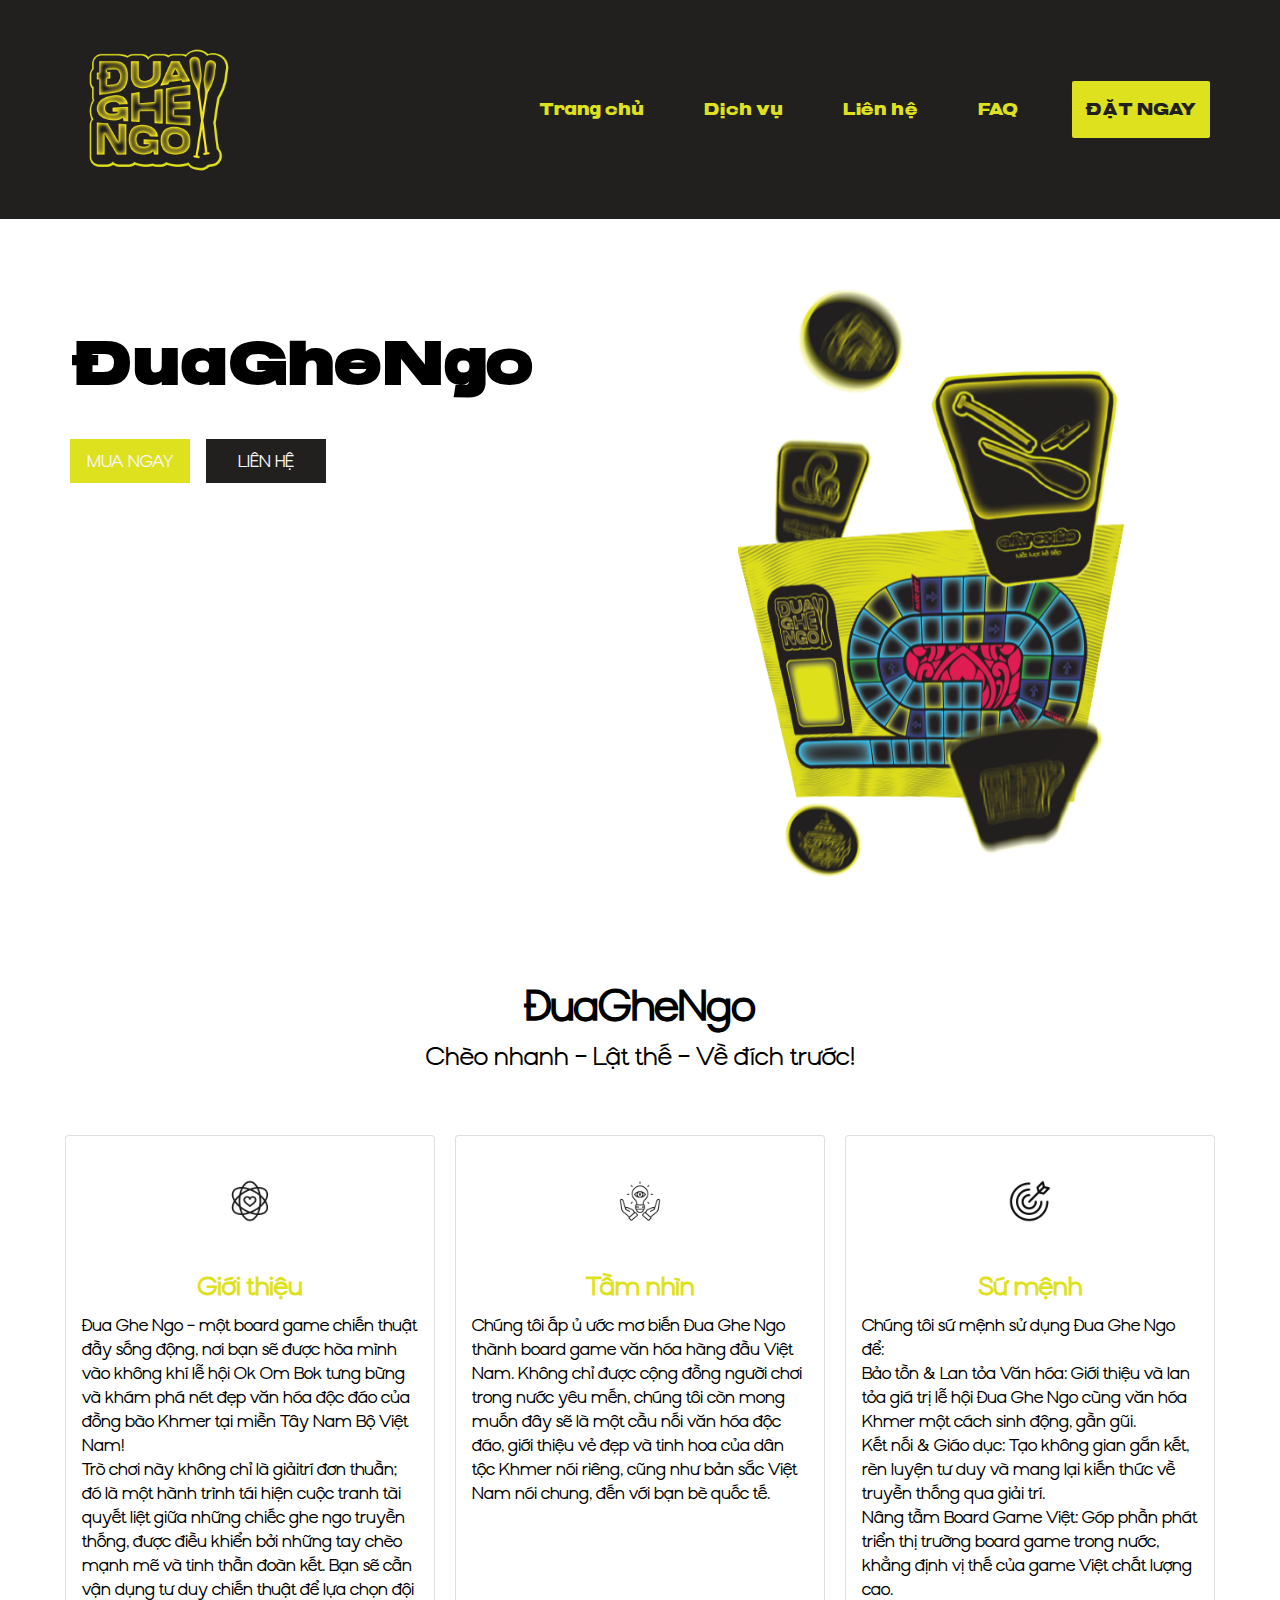
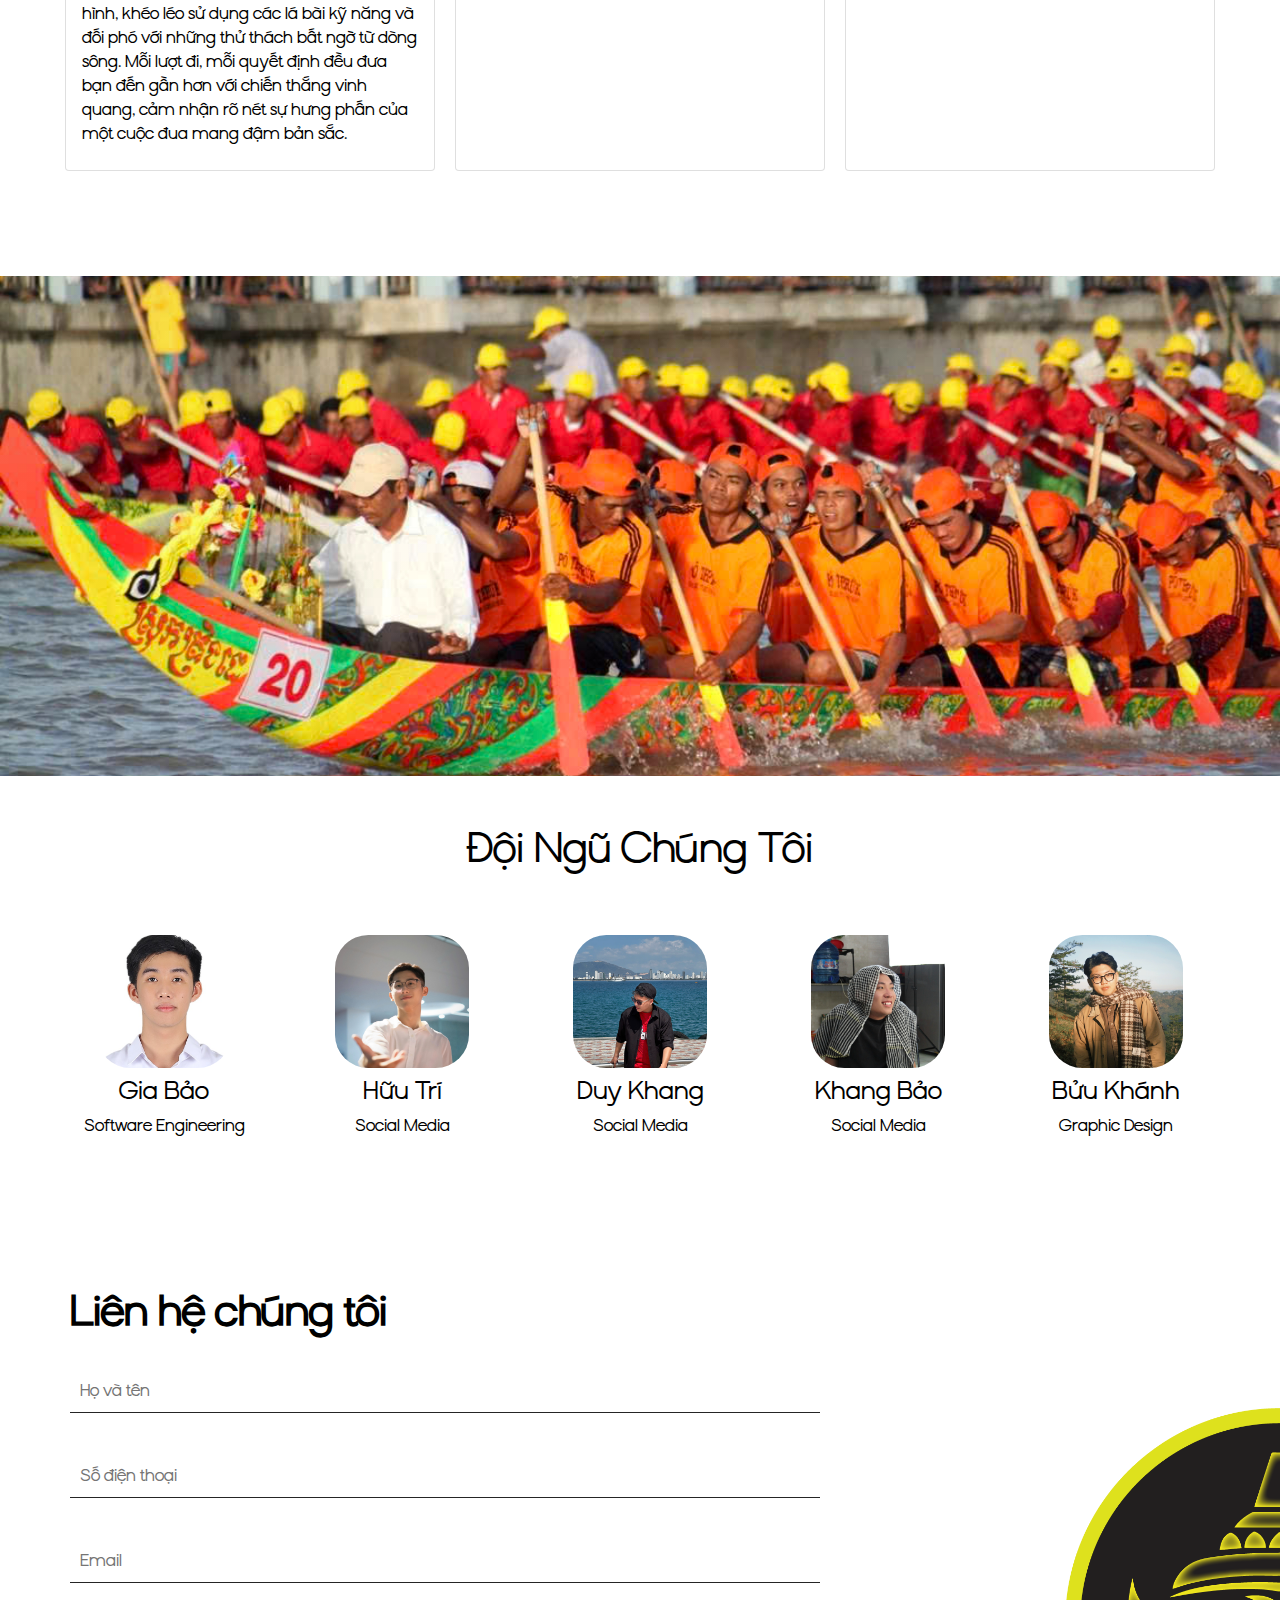
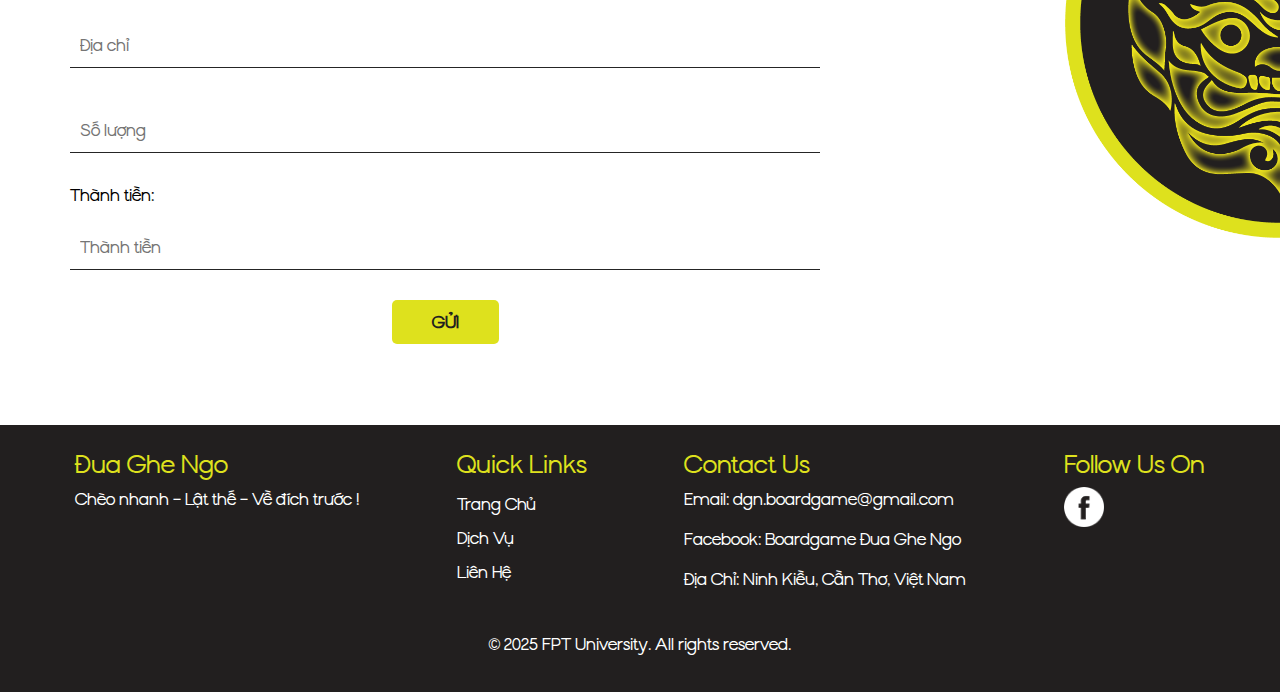
<file: index.html>
<!DOCTYPE html>
<html>
  <head>
    <!-- Basic -->
    <meta charset="utf-8" />
    <meta http-equiv="X-UA-Compatible" content="IE=edge" />
    <!-- Mobile Metas -->
    <meta
      name="viewport"
      content="width=device-width, initial-scale=1, shrink-to-fit=no"
    />
    <!-- Site Metas -->
    <meta name="keywords" content="" />
    <meta name="description" content="" />
    <meta name="author" content="" />

    <title>BoardgameDuaGheNgo</title>
    <!--Favicon-->
    <link rel="icon" type="image/x-icon" href="images/LogoNew.png" />

    <!-- slider stylesheet -->
    <link
      rel="stylesheet"
      type="text/css"
      href="https://cdnjs.cloudflare.com/ajax/libs/OwlCarousel2/2.1.3/assets/owl.carousel.min.css"
    />

    <!-- bootstrap core css -->
    <link rel="stylesheet" type="text/css" href="css/bootstrap.css" />

    <!-- fonts style
    <link
      href="https://fonts.googleapis.com/css2?family=Inner:wght@400;700&display=swap"
      rel="stylesheet"
    /> -->

    <!-- Custom styles for this template -->
    <link href="css/style.css" rel="stylesheet" />
    <!-- responsive style -->
    <link href="css/responsive.css" rel="stylesheet" />
  </head>

  <body>
    <div class="hero_area">
      <!-- header section strats -->
      <header class="header_section">
        <div class="container">
          <nav class="navbar navbar-expand-lg custom_nav-container pt-3">
            <a class="navbar-brand" href="index.html">
              <img src="images/LogoNew.png" alt="" />
              <!-- <span> Sunfruit </span> -->
            </a>
            <button
              class="navbar-toggler collapsed"
              type="button"
              data-toggle="collapse"
              data-target="#navbarSupportedContent"
              aria-controls="navbarSupportedContent"
              aria-expanded="false"
              aria-label="Toggle navigation"
            >
              <div class="custom-toggler">
                <span></span>
                <span></span>
                <span></span>
              </div>
            </button>

            <div class="collapse navbar-collapse" id="navbarSupportedContent">
              <div
                class="d-flex ml-auto flex-column flex-lg-row align-items-center"
              >
                <ul class="navbar-nav">
                  <li class="nav-item">
                    <a class="nav-link" href="index.html"
                      >Trang chủ <span class="sr-only">(current)</span></a
                    >
                  </li>
                  <!-- <li class="nav-item">
                    <a class="nav-link" href="fruit.html"> Sản phẩm</a>
                  </li> -->

                  <li class="nav-item">
                    <a class="nav-link" href="service.html"> Dịch vụ </a>
                  </li>

                  <li class="nav-item">
                    <a class="nav-link" href="contact.html">Liên hệ</a>
                  </li>

                  <li class="nav-item">
                    <a class="nav-link" href="faq.html"> FAQ</a>
                  </li>
                </ul>
              </div>
              <div
                class="quote_btn-container ml-0 ml-lg-4 d-flex justify-content-center"
              >
                <a href="contact.html"> Đặt ngay </a>
              </div>
            </div>
          </nav>
        </div>
      </header>
      <!-- end header section -->
      <!-- slider section -->
      <div class="slider_section position-relative">
        <div class="slider_item-box">
          <div class="slider_item-container">
            <div class="container">
              <div class="row">
                <div class="col-md-6">
                  <div class="slider_item-detail">
                    <div>
                      <h1>ĐuaGheNgo<br /></h1>
                      <!-- <p>
                        Tận hưởng vị ngọt tự nhiên và giá trị dinh dưỡng nguyên
                        bản từ những trái cây tươi ngon, sấy khô tự nhiên, bảo
                        vệ sức khỏe và thân thiện với môi trường.
                      </p> -->
                      <div class="d-flex">
                        <a
                          href="contact.html"
                          class="text-uppercase custom_orange-btn mr-3"
                          >Mua ngay</a
                        >
                        <a
                          href="contact.html"
                          class="text-uppercase custom_dark-btn"
                          >Liên hệ</a
                        >
                      </div>
                    </div>
                  </div>
                </div>
                <div class="col-md-6">
                  <div class="slider_img-box1">
                    <div
                      class="align-items-center d-flex justify-content-center"
                    >
                      <img
                        src="images/Untitled_Artwork_Game.png"
                        alt=""
                        class="imgSlide"
                      />
                    </div>
                  </div>
                </div>
              </div>
            </div>
          </div>
        </div>

        <!-- end slider section -->
      </div>

      <!-- service section -->

      <section class="service_section layout_padding">
        <div class="container">
          <h1 class="custom_heading">ĐuaGheNgo</h1>
          <p class="custom_heading-text">
            Chèo nhanh – Lật thế – Về đích trước!
          </p>
          <div class="layout_padding2">
            <div class="card-deck">
              <div class="card">
                <img
                  class="card-img-top"
                  src="images/4.png"
                  alt="Card image cap"
                />
                <div class="card-body">
                  <h4 class="card-title">Giới thiệu</h4>
                  <p class="card-text">
                    Đua Ghe Ngo – một board game chiến thuật đầy sống động, nơi
                    bạn sẽ được hòa mình vào không khí lễ hội Ok Om Bok tưng
                    bừng và khám phá nét đẹp văn hóa độc đáo của đồng bào Khmer
                    tại miền Tây Nam Bộ Việt Nam!<br />
                    Trò chơi này không chỉ là giảitrí đơn thuần; đó là một hành
                    trình tái hiện cuộc tranh tài quyết liệt giữa những chiếc
                    ghe ngo truyền thống, được điều khiển bởi những tay chèo
                    mạnh mẽ và tinh thần đoàn kết. Bạn sẽ cần vận dụng tư duy
                    chiến thuật để lựa chọn đội hình, khéo léo sử dụng các lá
                    bài kỹ năng và đối phó với những thử thách bất ngờ từ dòng
                    sông. Mỗi lượt đi, mỗi quyết định đều đưa bạn đến gần hơn
                    với chiến thắng vinh quang, cảm nhận rõ nét sự hưng phấn của
                    một cuộc đua mang đậm bản sắc.
                  </p>
                </div>
              </div>
              <div class="card">
                <img
                  class="card-img-top"
                  src="images/5.png"
                  alt="Card image cap"
                />
                <div class="card-body">
                  <h4 class="card-title">Tầm nhìn</h4>
                  <p class="card-text">
                    Chúng tôi ấp ủ ước mơ biến Đua Ghe Ngo thành board game văn
                    hóa hàng đầu Việt Nam. Không chỉ được cộng đồng người chơi
                    trong nước yêu mến, chúng tôi còn mong muốn đây sẽ là một
                    cầu nối văn hóa độc đáo, giới thiệu vẻ đẹp và tinh hoa của
                    dân tộc Khmer nói riêng, cũng như bản sắc Việt Nam nói
                    chung, đến với bạn bè quốc tế.
                  </p>
                </div>
              </div>
              <div class="card">
                <img
                  class="card-img-top"
                  src="images/6.png"
                  alt="Card image cap"
                />
                <div class="card-body">
                  <h4 class="card-title">Sứ mệnh</h4>
                  <p class="card-text">
                    Chúng tôi sứ mệnh sử dụng Đua Ghe Ngo để:<br />
                    Bảo tồn & Lan tỏa Văn hóa: Giới thiệu và lan tỏa giá trị lễ
                    hội Đua Ghe Ngo cùng văn hóa Khmer một cách sinh động, gần
                    gũi.<br />
                    Kết nối & Giáo dục: Tạo không gian gắn kết, rèn luyện tư duy
                    và mang lại kiến thức về truyền thống qua giải trí.<br />
                    Nâng tầm Board Game Việt: Góp phần phát triển thị trường
                    board game trong nước, khẳng định vị thế của game Việt chất
                    lượng cao.
                  </p>
                </div>
              </div>
            </div>
          </div>
        </div>
      </section>

      <!-- end service section -->

      <!-- fruits section -->

      <!-- <section class="fruit_section">
        <div class="container">
          <h2 class="custom_heading">Sản Phẩm Của Chúng Tôi</h2>
          <p class="custom_heading-text">
            Những sản phẩm trái cây sấy này không chỉ ngon miệng mà còn giúp bạn
            duy trì lối sống lành mạnh và bổ sung năng lượng mỗi ngày.
          </p>

          <div class="row layout_padding2">
            <div class="col-md-8">
              <div class="fruit_detail-box">
                <h3>Xoài Sấy Dẻo</h3>
                <p class="mt-4 mb-5">
                  Xoài Sấy Dẻo SunFruit đến từ những vườn xoài chín mọng của
                  Đồng Tháp, vùng đất màu mỡ nổi tiếng với trái xoài ngọt đậm.
                  Sản phẩm giữ nguyên độ dẻo, hương thơm tự nhiên và màu sắc
                  vàng ươm của xoài. Đây là sự lựa chọn tuyệt vời cho những ai
                  yêu thích hương vị tươi mát, bổ dưỡng từ trái cây Việt Nam.
                </p>
                <div>
                  <a href="contact.html" class="custom_dark-btn"> Mua ngay </a>
                </div>
              </div>
            </div>
            <div
              class="col-md-4 d-flex justify-content-center align-items-center"
            >
              <div class="fruit_img-box d-flex justify-content-center">
                <img src="images/xoai1.jpg" alt="" class="" width="350px" />
              </div>
            </div>
          </div>
          <div class="row layout_padding2-top layout_padding-bottom">
            <div class="col-md-8">
              <div class="fruit_detail-box">
                <h3>Khóm Sấy Dẻo</h3>
                <p class="mt-4 mb-5">
                  Khóm Sấy Dẻo SunFruit được làm từ khóm Cầu Đúc nổi tiếng của
                  Hậu Giang, mang đến hương vị đặc trưng ngọt dịu và chút chua
                  nhẹ. Khóm dẻo mềm, thơm lừng giúp người dùng cảm nhận được sự
                  tươi mát và giá trị dinh dưỡng từ nông sản Việt, phù hợp với
                  xu hướng tiêu dùng thực phẩm lành mạnh hiện nay.
                </p>
                <div>
                  <a href="contact.html" class="custom_dark-btn"> Mua ngay </a>
                </div>
              </div>
            </div>
            <div
              class="col-md-4 d-flex justify-content-center align-items-center"
            >
              <div
                class="fruit_img-box d-flex justify-content-center align-items-center"
              >
                <img src="images/khom1.jpg" alt="" class="" width="350px" />
              </div>
            </div>
          </div>
        </div>
      </section> -->

      <!-- end fruits section -->

      <!-- tasty section -->
      <section class="tasty_section">
        <!-- <div class="container_fluid">
          <h2>Chèo nhanh – Lật thế – Về đích trước!</h2>
        </div> -->
      </section>

      <!-- end tasty section -->

      <!-- client section -->

      <section class="team_section py-5">
        <div class="container">
          <h1 class="text-center mb-5">Đội Ngũ Chúng Tôi</h1>
          <div class="row">
            <div class="col-md-4">
              <div
                class="team_member text-center"
                onclick="toggleDetails(this)"
              >
                <img src="images/Bao1.jpg" alt="Member 1" />
                <h4 class="member_name mt-2">Gia Bảo</h4>
                <p class="member_title">Software Engineering</p>
                <!-- <p class="team_member_desc" style="display: none">
                  Đảm nhận bộ phận công nghệ, đảm bảo thiết kế hệ thống và phần
                  mềm phát triển và vận hành hiệu quả. Ứng dụng công nghệ mới
                  vào các dự án, giúp tăng cường hiệu suất và khả năng mở rộng.
                  Phân tích và xử lý các vấn đề kỹ thuật phức tạp, tìm ra giải
                  pháp tối ưu cho các sự cố kỹ thuật.
                </p> -->
              </div>
            </div>
            <div class="col-md-4">
              <div
                class="team_member text-center"
                onclick="toggleDetails(this)"
              >
                <img src="images/HuuTri.jpg" alt="Member 4" />
                <h4 class="member_name mt-2">Hữu Trí</h4>
                <p class="member_title">Social Media</p>
                <!-- <p class="team_member_desc" style="display: none">
                  Thiết kế và phát triển giao diện người dùng trực quan và hiệu
                  quả. Đảm bảo chất lượng phần mềm thông qua kiểm thử và phản
                  hồi người dùng.
                </p> -->
              </div>
            </div>
            <div class="col-md-4">
              <div
                class="team_member text-center"
                onclick="toggleDetails(this)"
              >
                <img src="images/DuyKhang.jpg" alt="Member 2" />
                <h4 class="member_name mt-2">Duy Khang</h4>
                <p class="member_title">Social Media</p>
                <!-- <p class="team_member_desc" style="display: none">
                  Quản lý tài chính công ty, bao gồm lập kế hoạch ngân sách,
                  kiểm soát chi phí và đảm bảo lợi nhuận. Theo dõi và đánh giá
                  hiệu quả tài chính của các chiến lược marketing và quảng cáo,
                  đảm bảo tối ưu hóa chi tiêu. Quản lý tài chính công ty, bao
                  gồm lập kế hoạch ngân sách, kiểm soát chi phí và đảm bảo lợi
                  nhuận. Theo dõi và đánh giá hiệu quả tài chính của các chiến
                  lược marketing và quảng cáo,đảm bảo tối ưu hóa chi tiêu.
                </p> -->
              </div>
            </div>
            <div class="col-md-4">
              <div
                class="team_member text-center"
                onclick="toggleDetails(this)"
              >
                <img src="images/KhangBao.jpg" alt="Member 3" />
                <h4 class="member_name mt-2">Khang Bảo</h4>
                <p class="member_title">Social Media</p>
                <!-- <p class="team_member_desc" style="display: none">
                  Lãnh đạo chiến lược tổng thể và định hướng phát triển dự
                  án,quyết định mục tiêu dài hạn. Quản lý các hoạt động liên
                  quan đến marketing, đảm bảo dự án được phát triển và lan tỏa
                  mạnh mẽ trên các nền tảng mạng xã hội. Đưa ra quyết định về
                  chiến lược quảng cáo và truyền thông, tối ưu hóa khả năng tiếp
                  cận.
                </p> -->
              </div>
            </div>

            <div class="col-md-4">
              <div
                class="team_member text-center"
                onclick="toggleDetails(this)"
              >
                <img src="images/BuuKhanh.jpg" alt="Member 5" />
                <h4 class="member_name mt-2">Bửu Khánh</h4>
                <p class="member_title">Graphic Design</p>
                <!-- <p class="team_member_desc" style="display: none">
                  Đảm nhận vai trò Trưởng nhóm thiết kế, chịu trách nhiệm về
                  sáng tạo và thiết kế. Hỗ trợ mọi người hết mình về mặt thiết
                  kế và các mảng có liên quan đến minh họa.
                </p> -->
              </div>
            </div>
          </div>
        </div>
      </section>
      <!-- end client section -->
      <script>
        function toggleDetails(member) {
          const name = member.querySelector(".member_name");
          const description = member.querySelector(".team_member_desc");

          // Hiển thị tên nếu chưa hiển thị
          if (name.style.display === "none") {
            name.style.display = "block"; // Hiện tên
          }
          // Nếu tên đã hiển thị, hiển thị mô tả
          else {
            description.style.display =
              description.style.display === "none" ? "block" : "none"; // Chuyển đổi hiển thị mô tả
          }
        }
      </script>

      <!-- contact section -->
      <section class="contact_section layout_padding">
        <div class="container">
          <h1 class="font-weight-bold">Liên hệ chúng tôi</h1>
          <div class="row">
            <div class="col-md-8 mr-auto">
              <form id="contactForm">
                <div class="contact_form-container">
                  <div style="display: flex; flex-direction: column; gap: 20px">
                    <div>
                      <input
                        type="text"
                        id="name"
                        placeholder="Họ và tên"
                        style="width: 100%; padding: 10px"
                        required
                      />
                    </div>
                    <div>
                      <input
                        type="text"
                        id="phone"
                        placeholder="Số điện thoại"
                        style="width: 100%; padding: 10px"
                        required
                      />
                    </div>
                    <div>
                      <input
                        type="email"
                        id="email"
                        placeholder="Email"
                        style="width: 100%; padding: 10px"
                        required
                      />
                    </div>
                    <!-- Address field -->
                    <div>
                      <input
                        type="text"
                        id="address"
                        name="address"
                        placeholder="Địa chỉ"
                        style="width: 100%; padding: 10px"
                        required
                      />
                    </div>
                    <!-- Product selection dropdown -->
                    <!-- <div>
                      <label for="product">Chọn sản phẩm:</label>
                      <select
                        id="product"
                        style="width: 100%; padding: 10px"
                        required
                      >
                        <option value="" disabled selected>
                          Chọn sản phẩm
                        </option>
                        <option value="Khóm sấy" data-price="89000">
                          Khóm sấy - 89k
                        </option>
                        <option value="Thanh long sấy" data-price="50000">
                          Thanh long sấy - 50k (đã hết hàng)
                        </option>
                        <option value="Xoài sấy" data-price="59000">
                          Xoài sấy - 59k
                        </option>
                      </select>
                    </div> -->
                    <!-- Quantity input field -->
                    <div>
                      <input
                        type="number"
                        id="quantity"
                        placeholder="Số lượng"
                        min="1"
                        style="width: 100%; padding: 10px"
                        required
                      />
                    </div>
                    <!-- Display total price -->
                    <div>
                      <label for="totalPrice">Thành tiền: </label>
                      <input
                        type="text"
                        id="totalPrice"
                        placeholder="Thành tiền"
                        style="width: 100%; padding: 10px"
                        readonly
                      />
                    </div>
                    <!-- Submit button -->
                    <div style="text-align: center">
                      <button type="submit">Gửi</button>
                    </div>
                  </div>
                </div>
              </form>
            </div>
          </div>
        </div>
      </section>

      <footer style="background-color: #221f1f; color: white; padding: 20px">
        <div class="container">
          <div
            style="
              display: flex;
              justify-content: space-between;
              flex-wrap: wrap;
              align-items: flex-start;
            "
          >
            <!-- Logo and Company Info -->
            <div style="padding: 5px">
              <h4 style="color: #dee11d">Đua Ghe Ngo</h4>
              <p>Chèo nhanh – Lật thế – Về đích trước !</p>
            </div>

            <!-- Quick Links -->
            <div style="padding: 5px">
              <h4 style="color: #dee11d">Quick Links</h4>
              <ul style="list-style-type: none; padding: 0">
                <li>
                  <a
                    href="index.html"
                    class="footer-link"
                    style="color: white; text-decoration: none"
                    >Trang Chủ</a
                  >
                </li>
                <!-- <li>
                  <a
                    href="fruit.html"
                    class="footer-link"
                    style="color: white; text-decoration: none"
                    >Sản Phẩm</a
                  >
                </li> -->
                <li>
                  <a
                    href="service.html"
                    class="footer-link"
                    style="color: white; text-decoration: none"
                    >Dịch Vụ</a
                  >
                </li>
                <li>
                  <a
                    href="contact.html"
                    class="footer-link"
                    style="color: white; text-decoration: none"
                    >Liên Hệ</a
                  >
                </li>
              </ul>
            </div>

            <!-- Contact Info -->
            <div class="contact-info" style="padding: 5px">
              <h4 style="color: #dee11d">Contact Us</h4>
              <p>Email: dgn.boardgame@gmail.com</p>
              <p>
                Facebook:
                <a href="https://www.facebook.com/dgn.boardgame?locale=vi_VN"
                  >Boardgame Đua Ghe Ngo</a
                >
              </p>
              <p>Địa Chỉ: Ninh Kiều, Cần Thơ, Việt Nam</p>
            </div>

            <!-- Social Links -->
            <div style="padding: 5px">
              <h4 style="color: #dee11d">Follow Us On</h4>
              <div class="social-box" style="display: flex">
                <a
                  href="https://www.facebook.com/dgn.boardgame"
                  style="margin-right: 10px"
                >
                  <img
                    src="images/fb.png"
                    alt="Facebook"
                    style="filter: invert(100%)"
                    width="20"
                  />
                </a>
                <!-- <a href="" style="margin-right: 10px">
                  <img
                    src="images/tiktokpng.png"
                    alt="Tiktok"
                    style="filter: invert(100%)"
                    width="20"
                  />
                </a> -->
              </div>
            </div>
          </div>
          <div style="text-align: center; margin-top: 20px">
            <p>© 2025 FPT University. All rights reserved.</p>
          </div>
        </div>
      </footer>

      <!-- footer section -->
    </div>
  </body>

  <script>
    // Update total price when product or quantity is changed
    // document
    //   .getElementById("product")
    //   .addEventListener("change", calculateTotal);
    document
      .getElementById("quantity")
      .addEventListener("input", calculateTotal);

    function calculateTotal() {
      // var product = document.getElementById("product");
      // var selectedProduct = product.options[product.selectedIndex];
      // var price = selectedProduct
      //   ? parseInt(selectedProduct.getAttribute("data-price"))
      //   : 0;
      var price = 280000;
      var quantity = parseInt(document.getElementById("quantity").value) || 0;
      var totalPrice = price * quantity;
      document.getElementById("totalPrice").value = totalPrice
        ? formatCurrency(totalPrice)
        : "";
    }

    function formatCurrency(amount) {
      if (amount >= 1000) {
        return amount / 1000 + "k VND";
      }
      return amount + " VND";
    }

    // Handle form submission
    document
      .getElementById("contactForm")
      .addEventListener("submit", function (e) {
        e.preventDefault();
        // Collect form data
        var address = document.getElementById("address").value;
        var name = document.getElementById("name").value;
        var phone = document.getElementById("phone").value;
        var email = document.getElementById("email").value;
        // var product = document.getElementById("product").value;
        var quantity = document.getElementById("quantity").value;
        var totalPrice = document.getElementById("totalPrice").value;

        // Create the data string
        var data = new URLSearchParams();
        data.append("name", name);
        data.append("phone", phone);
        data.append("address", address);
        data.append("email", email);
        // data.append("product", product);
        data.append("quantity", quantity);
        data.append("totalPrice", totalPrice);
        console.log([...data.entries()]); // In ra tất cả dữ liệu trước khi gửi

        var stringFetch1 =
          "https://script.google.com/macros/s/AKfycbwLdZkHJVvPBw9YlURq_HBGfDQgYi3pt93Qrym21YU9xZrtFU03u2T1h-OtYM0E8psV/exec";

        // Send form data to Google Sheets via Apps Script API
        fetch(stringFetch1, {
          method: "POST",
          body: data,
        })
          .then((response) => response.text())
          .then((result) => {
            alert("Cảm ơn bạn đã mua hàng :>");
            // Clear the form
            document.getElementById("contactForm").reset();
            document.getElementById("totalPrice").value = "";
          })
          .catch((error) => {
            console.error("Error:", error);
          });
      });
  </script>

  <!-- footer section -->
  <script type="text/javascript" src="js/jquery-3.4.1.min.js"></script>
  <script type="text/javascript" src="js/bootstrap.js"></script>
</html>
</file>
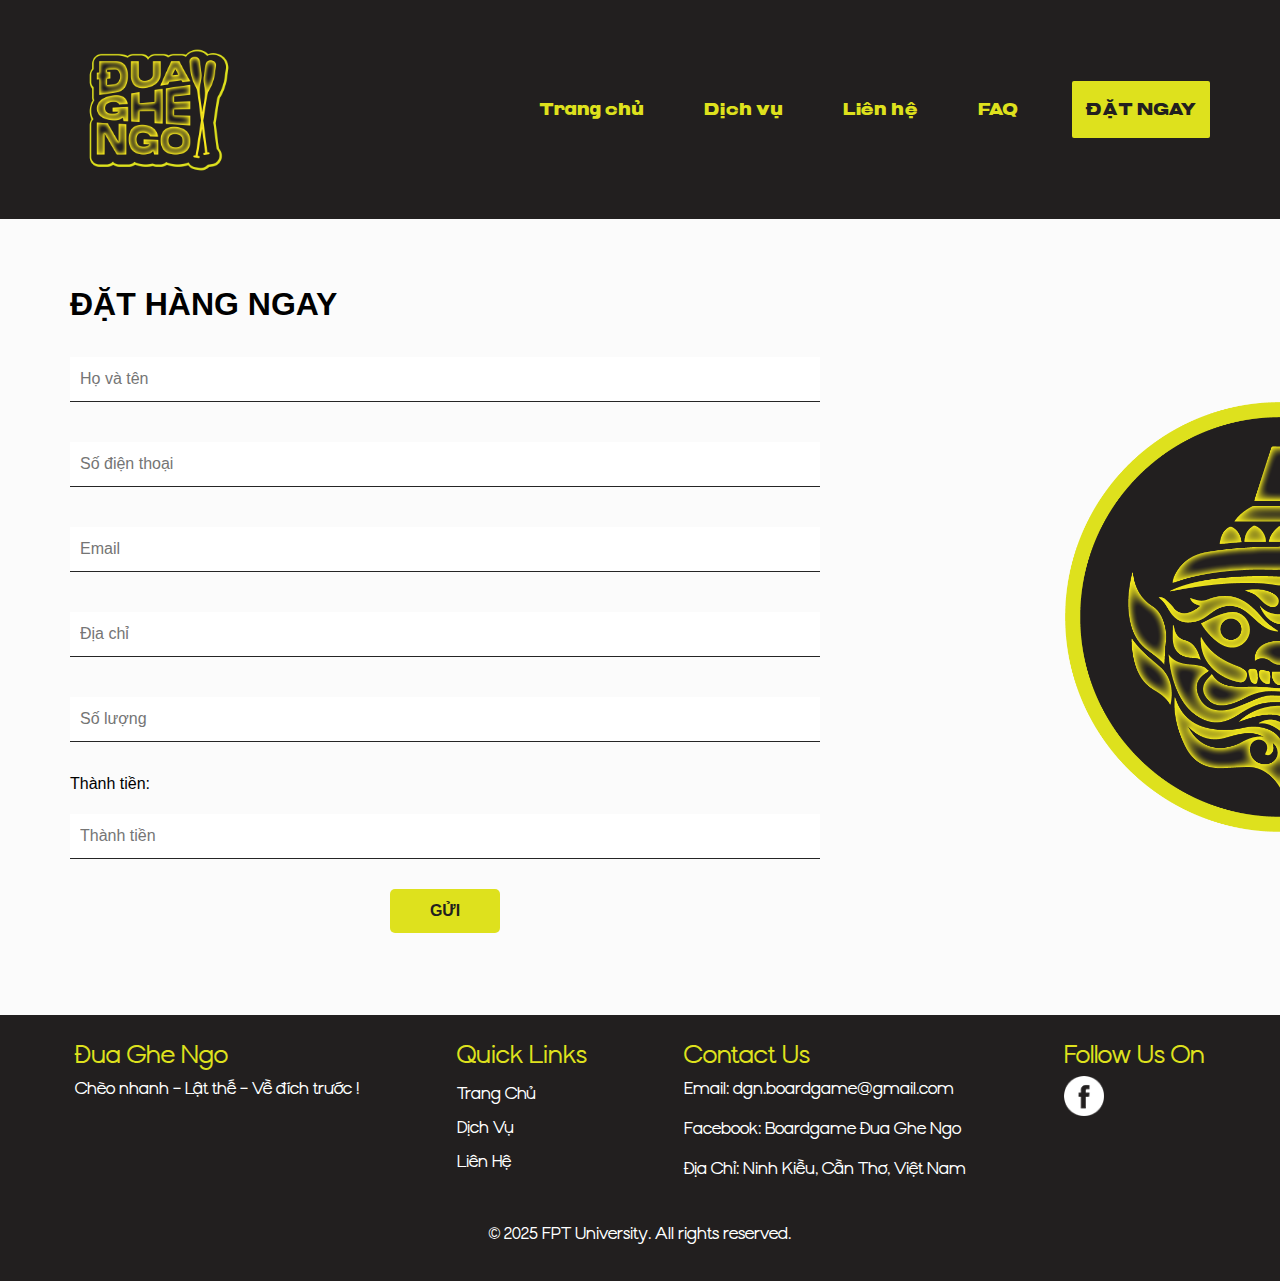
<file: contact.html>
<!DOCTYPE html>
<html>
  <head>
    <!-- Basic -->
    <meta charset="utf-8" />
    <meta http-equiv="X-UA-Compatible" content="IE=edge" />
    <!-- Mobile Metas -->
    <meta
      name="viewport"
      content="width=device-width, initial-scale=1, shrink-to-fit=no"
    />
    <!-- Site Metas -->
    <meta name="keywords" content="" />
    <meta name="description" content="" />
    <meta name="author" content="" />

    <title>BoardgameDuaGheNgo</title>
    <!--Favicon-->
    <link rel="icon" type="image/x-icon" href="images/LogoNew.png" />

    <!-- slider stylesheet -->
    <link
      rel="stylesheet"
      type="text/css"
      href="https://cdnjs.cloudflare.com/ajax/libs/OwlCarousel2/2.1.3/assets/owl.carousel.min.css"
    />

    <!-- bootstrap core css -->
    <link rel="stylesheet" type="text/css" href="css/bootstrap.css" />

    <!-- fonts style -->
    <link
      href="https://fonts.googleapis.com/css?family=Poppins:400,700&display=swap"
      rel="stylesheet"
    />
    <!-- Custom styles for this template -->
    <link href="css/style.css" rel="stylesheet" />
    <!-- responsive style -->
    <link href="css/responsive.css" rel="stylesheet" />
  </head>

  <body>
    <div class="hero_area sub_pages">
      <!-- header section strats -->
      <!-- header section strats -->
      <header class="header_section">
        <div class="container">
          <nav class="navbar navbar-expand-lg custom_nav-container pt-3">
            <a class="navbar-brand" href="index.html">
              <img src="images/LogoNew.png" alt="" />
            </a>
            <button
              class="navbar-toggler collapsed"
              type="button"
              data-toggle="collapse"
              data-target="#navbarSupportedContent"
              aria-controls="navbarSupportedContent"
              aria-expanded="false"
              aria-label="Toggle navigation"
            >
              <div class="custom-toggler">
                <span></span>
                <span></span>
                <span></span>
              </div>
            </button>

            <div class="collapse navbar-collapse" id="navbarSupportedContent">
              <div
                class="d-flex ml-auto flex-column flex-lg-row align-items-center"
              >
                <ul class="navbar-nav">
                  <li class="nav-item active">
                    <a class="nav-link" href="index.html"
                      >Trang chủ <span class="sr-only">(current)</span></a
                    >
                  </li>
                  <!-- <li class="nav-item">
                    <a class="nav-link" href="fruit.html"> Sản phẩm</a>
                  </li> -->
                  <li class="nav-item">
                    <a class="nav-link" href="service.html"> Dịch vụ </a>
                  </li>
                  <li class="nav-item">
                    <a class="nav-link" href="contact.html">Liên hệ</a>
                  </li>
                  <li class="nav-item">
                    <a class="nav-link" href="faq.html">FAQ</a>
                  </li>
                </ul>
                <!-- <form
                  class="form-inline my-2 my-lg-0 ml-0 ml-lg-4 mb-3 mb-lg-0"
                >
                  <button
                    class="btn my-2 my-sm-0 nav_search-btn"
                    type="submit"
                  ></button>
                </form> -->
              </div>
              <div
                class="quote_btn-container ml-0 ml-lg-4 d-flex justify-content-center"
              >
                <a href=""> Đặt ngay </a>
              </div>
            </div>
          </nav>
        </div>
      </header>
      <!-- end header section -->
    </div>

    <!-- contact section -->
    <section
      class="contact_section layout_padding"
      style="font-family: Arial, sans-serif"
    >
      <div class="container">
        <h2 class="font-weight-bold">ĐẶT HÀNG NGAY</h2>
        <div class="row">
          <div class="col-md-8 mr-auto">
            <form id="contactForm">
              <div class="contact_form-container">
                <div style="display: flex; flex-direction: column; gap: 20px">
                  <div>
                    <input
                      type="text"
                      id="name"
                      placeholder="Họ và tên"
                      style="width: 100%; padding: 10px"
                      required
                    />
                  </div>
                  <div>
                    <input
                      type="text"
                      id="phone"
                      placeholder="Số điện thoại"
                      style="width: 100%; padding: 10px"
                      required
                    />
                  </div>
                  <div>
                    <input
                      type="email"
                      id="email"
                      placeholder="Email"
                      style="width: 100%; padding: 10px"
                      required
                    />
                  </div>
                  <!-- Address field -->
                  <div>
                    <input
                      type="text"
                      id="address"
                      name="address"
                      placeholder="Địa chỉ"
                      style="width: 100%; padding: 10px"
                      required
                    />
                  </div>
                  <!-- Product selection dropdown -->
                  <!-- <div>
                    <label for="product">Chọn sản phẩm:</label>
                    <select
                      id="product"
                      style="width: 100%; padding: 10px"
                      required
                    >
                      <option value="" disabled selected>Chọn sản phẩm</option>
                      <option value="Khóm sấy" data-price="89000">
                        Khóm sấy - 89k
                      </option>
                      <option value="Thanh long sấy" data-price="50000">
                        Thanh long sấy - 50k (đã hết hàng)
                      </option>
                      <option value="Xoài sấy" data-price="59000">
                        Xoài sấy - 59k
                      </option>
                    </select>
                  </div> -->
                  <!-- Quantity input field -->
                  <div>
                    <input
                      type="number"
                      id="quantity"
                      placeholder="Số lượng"
                      min="1"
                      style="width: 100%; padding: 10px"
                      required
                    />
                  </div>
                  <!-- Display total price -->
                  <div>
                    <label for="totalPrice">Thành tiền: </label>
                    <input
                      type="text"
                      id="totalPrice"
                      placeholder="Thành tiền"
                      style="width: 100%; padding: 10px"
                      readonly
                    />
                  </div>
                  <!-- Submit button -->
                  <div style="text-align: center">
                    <button type="submit">Gửi</button>
                  </div>
                </div>
              </div>
            </form>
          </div>
        </div>
      </div>
    </section>

    <footer style="background-color: #221f1f; color: white; padding: 20px">
      <div class="container">
        <div
          style="
            display: flex;
            justify-content: space-between;
            flex-wrap: wrap;
            align-items: flex-start;
          "
        >
          <!-- Logo and Company Info -->
          <div style="padding: 5px">
            <h4 style="color: #dee11d">Đua Ghe Ngo</h4>
            <p>Chèo nhanh – Lật thế – Về đích trước !</p>
          </div>

          <!-- Quick Links -->
          <div style="padding: 5px">
            <h4 style="color: #dee11d">Quick Links</h4>
            <ul style="list-style-type: none; padding: 0">
              <li>
                <a
                  href="index.html"
                  class="footer-link"
                  style="color: white; text-decoration: none"
                  >Trang Chủ</a
                >
              </li>
              <!-- <li>
                <a
                  href="fruit.html"
                  class="footer-link"
                  style="color: white; text-decoration: none"
                  >Sản Phẩm</a
                >
              </li> -->
              <li>
                <a
                  href="service.html"
                  class="footer-link"
                  style="color: white; text-decoration: none"
                  >Dịch Vụ</a
                >
              </li>
              <li>
                <a
                  href="contact.html"
                  class="footer-link"
                  style="color: white; text-decoration: none"
                  >Liên Hệ</a
                >
              </li>
            </ul>
          </div>

          <!-- Contact Info -->
          <div style="padding: 5px">
            <h4 style="color: #dee11d">Contact Us</h4>
            <p>Email: dgn.boardgame@gmail.com</p>
            <p>Facebook: Boardgame Đua Ghe Ngo</p>
            <p>Địa Chỉ: Ninh Kiều, Cần Thơ, Việt Nam</p>
          </div>

          <!-- Social Links -->
          <div style="padding: 5px">
            <h4 style="color: #dee11d">Follow Us On</h4>
            <div class="social-box" style="display: flex">
              <a
                href="https://www.facebook.com/dgn.boardgame"
                style="margin-right: 10px"
              >
                <img
                  src="images/fb.png"
                  alt="Facebook"
                  style="filter: invert(100%)"
                  width="20"
                />
              </a>
              <!-- <a href="" style="margin-right: 10px">
                <img
                  src="images/tiktokpng.png"
                  alt="Tiktok"
                  style="filter: invert(100%)"
                  width="20"
                />
              </a> -->
            </div>
          </div>
        </div>
        <div style="text-align: center; margin-top: 20px">
          <p>© 2025 FPT University. All rights reserved.</p>
        </div>
      </div>
    </footer>
    <script type="text/javascript" src="js/jquery-3.4.1.min.js"></script>
    <script type="text/javascript" src="js/bootstrap.js"></script>
  </body>

  <script>
    // Update total price when product or quantity is changed
    // document
    //   .getElementById("product")
    //   .addEventListener("change", calculateTotal);
    document
      .getElementById("quantity")
      .addEventListener("input", calculateTotal);

    function calculateTotal() {
      // var product = document.getElementById("product");
      // var selectedProduct = product.options[product.selectedIndex];
      // var price = selectedProduct
      //   ? parseInt(selectedProduct.getAttribute("data-price"))
      //   : 0;
      var price = 280000;
      var quantity = parseInt(document.getElementById("quantity").value) || 0;
      var totalPrice = price * quantity;
      document.getElementById("totalPrice").value = totalPrice
        ? formatCurrency(totalPrice)
        : "";
    }
    function formatCurrency(amount) {
      if (amount >= 1000) {
        return amount / 1000 + "k VND";
      }
      return amount + " VND";
    }

    // Handle form submission

    document
      .getElementById("contactForm")
      .addEventListener("submit", function (e) {
        e.preventDefault();
        // Collect form data
        var address = document.getElementById("address").value;
        var name = document.getElementById("name").value;
        var phone = document.getElementById("phone").value;
        var email = document.getElementById("email").value;
        // var product = document.getElementById("product").value;
        var quantity = document.getElementById("quantity").value;
        var totalPrice = document.getElementById("totalPrice").value;

        // Create the data string
        var data = new URLSearchParams();
        data.append("name", name);
        data.append("phone", phone);
        data.append("address", address);
        data.append("email", email);
        // data.append("product", product);
        data.append("quantity", quantity);
        data.append("totalPrice", totalPrice);
        console.log([...data.entries()]); // In ra tất cả dữ liệu trước khi gửi

        var stringFetch1 =
          "https://script.google.com/macros/s/AKfycbwLdZkHJVvPBw9YlURq_HBGfDQgYi3pt93Qrym21YU9xZrtFU03u2T1h-OtYM0E8psV/exec";

        // Send form data to Google Sheets via Apps Script API
        fetch(stringFetch1, {
          method: "POST",
          body: data,
        })
          .then((response) => response.text())
          .then((result) => {
            alert("Cảm ơn bạn đã mua hàng :>");
            // Clear the form
            document.getElementById("contactForm").reset();
            document.getElementById("totalPrice").value = "";
          })
          .catch((error) => {
            console.error("Error:", error);
          });
      });
  </script>
</html>
</file>
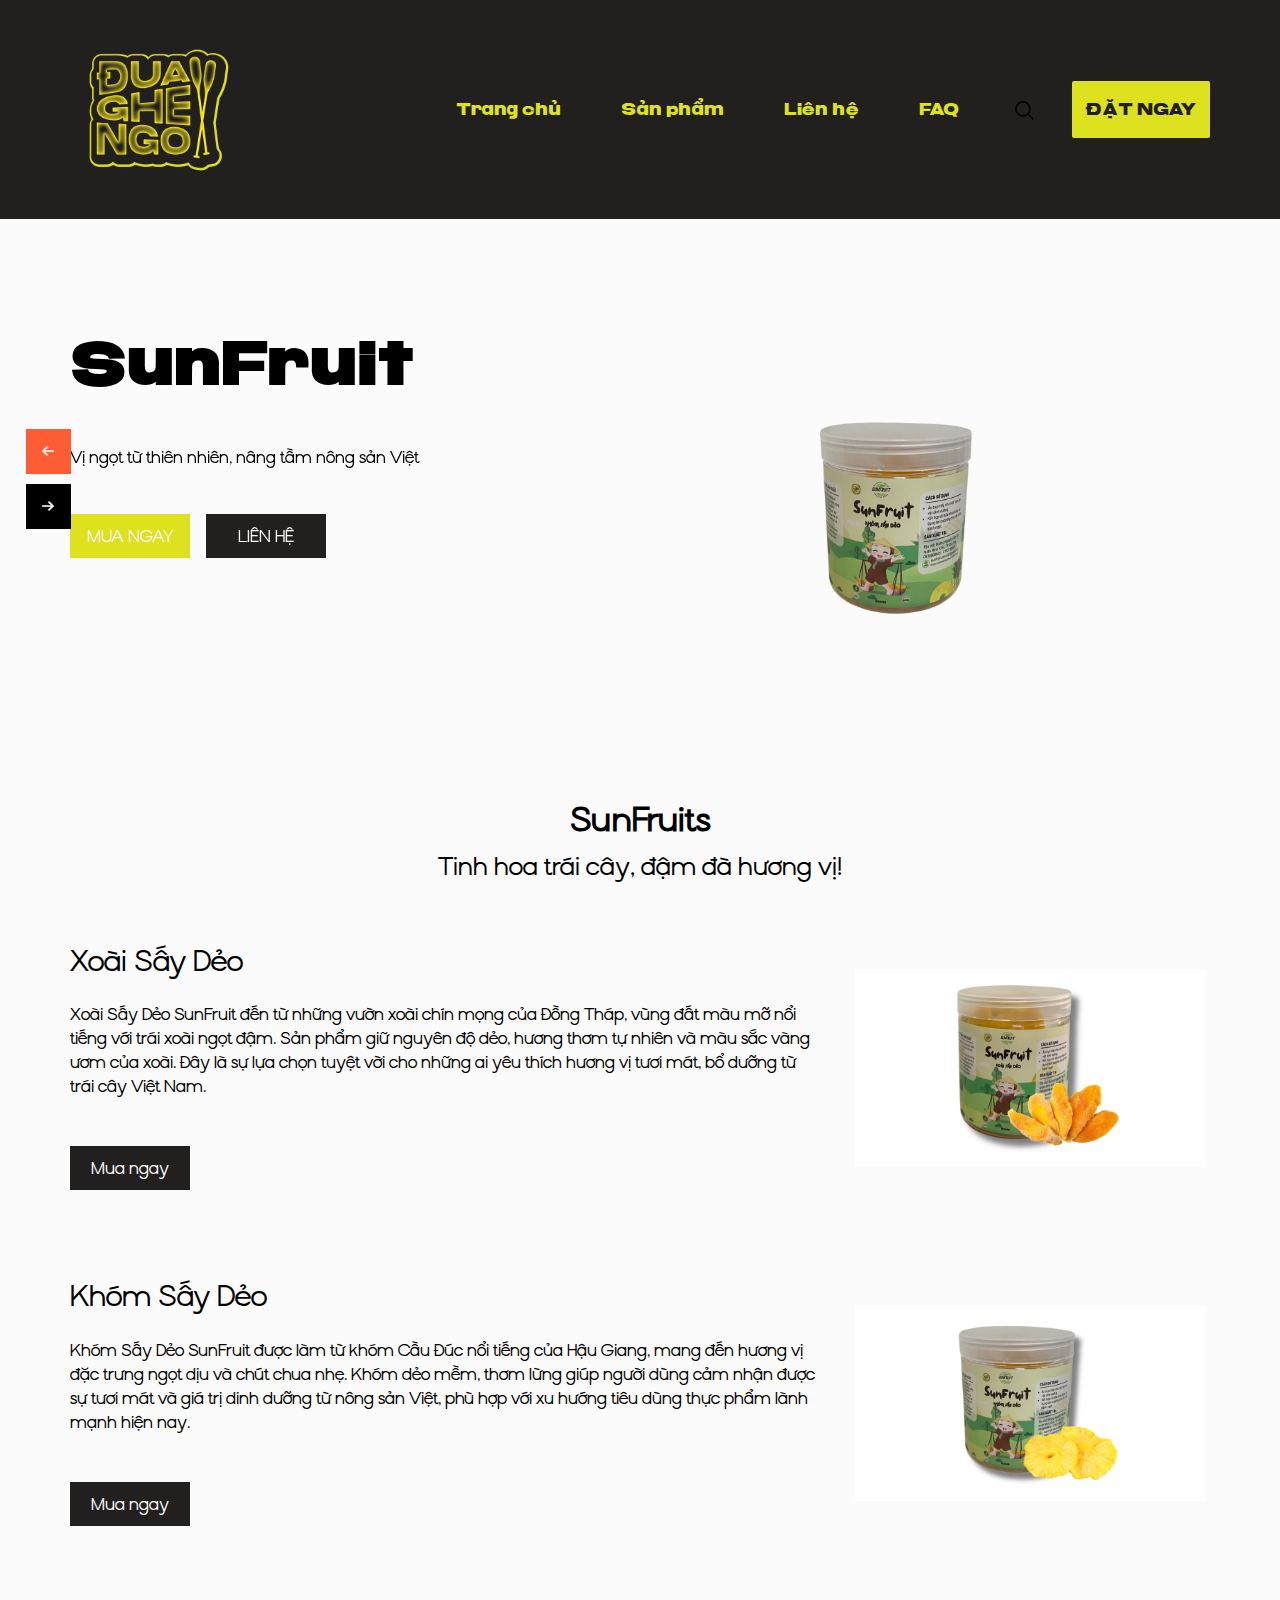
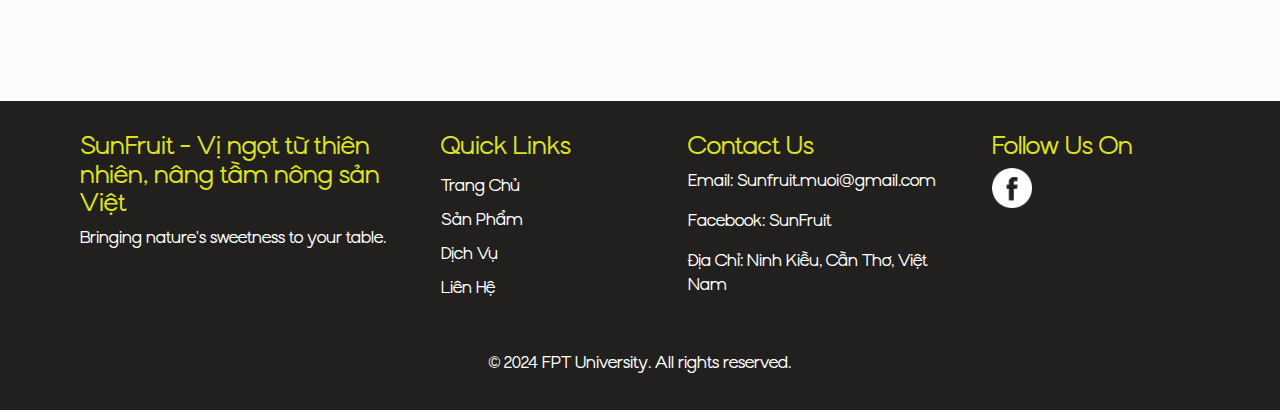
<file: fruit.html>
<!DOCTYPE html>
<html>
  <head>
    <!-- Basic -->
    <meta charset="utf-8" />
    <meta http-equiv="X-UA-Compatible" content="IE=edge" />
    <!-- Mobile Metas -->
    <meta
      name="viewport"
      content="width=device-width, initial-scale=1, shrink-to-fit=no"
    />
    <!-- Site Metas -->
    <meta name="keywords" content="" />
    <meta name="description" content="" />
    <meta name="author" content="" />

    <title>BoardgameDuaGheNgo</title>
    <!--Favicon-->
    <link rel="icon" type="image/x-icon" href="images/LogoNew.png" />

    <!-- slider stylesheet -->
    <link
      rel="stylesheet"
      type="text/css"
      href="https://cdnjs.cloudflare.com/ajax/libs/OwlCarousel2/2.1.3/assets/owl.carousel.min.css"
    />

    <!-- bootstrap core css -->
    <link rel="stylesheet" type="text/css" href="css/bootstrap.css" />

    <!-- fonts style -->
    <link
      href="https://fonts.googleapis.com/css?family=Poppins:400,700&display=swap"
      rel="stylesheet"
    />
    <!-- Custom styles for this template -->
    <link href="css/style.css" rel="stylesheet" />
    <!-- responsive style -->
    <link href="css/responsive.css" rel="stylesheet" />
  </head>

  <body>
    <div class="hero_area sub_pages">
      <!-- header section strats -->
      <header class="header_section">
        <div class="container">
          <nav class="navbar navbar-expand-lg custom_nav-container pt-3">
            <a class="navbar-brand" href="index.html">
              <img src="images/LogoNew.png" alt="" />
            </a>
            <button
              class="navbar-toggler"
              type="button"
              data-toggle="collapse"
              data-target="#navbarSupportedContent"
              aria-controls="navbarSupportedContent"
              aria-expanded="false"
              aria-label="Toggle navigation"
            >
              <span class="navbar-toggler-icon"></span>
            </button>

            <div class="collapse navbar-collapse" id="navbarSupportedContent">
              <div
                class="d-flex ml-auto flex-column flex-lg-row align-items-center"
              >
                <ul class="navbar-nav">
                  <li class="nav-item active">
                    <a class="nav-link" href="index.html"
                      >Trang chủ <span class="sr-only">(current)</span></a
                    >
                  </li>
                  <li class="nav-item">
                    <a class="nav-link" href="fruit.html"> Sản phẩm</a>
                  </li>

                  <li class="nav-item">
                    <a class="nav-link" href="contact.html">Liên hệ</a>
                  </li>
                  <li class="nav-item">
                    <a class="nav-link" href="faq.html">FAQ</a>
                  </li>
                </ul>
                <form
                  class="form-inline my-2 my-lg-0 ml-0 ml-lg-4 mb-3 mb-lg-0"
                >
                  <button
                    class="btn my-2 my-sm-0 nav_search-btn"
                    type="submit"
                  ></button>
                </form>
              </div>
              <div
                class="quote_btn-container ml-0 ml-lg-4 d-flex justify-content-center"
              >
                <a href="contact.html"> Đặt ngay </a>
              </div>
            </div>
          </nav>
        </div>
      </header>
    </div>
    <section class="slider_section position-relative">
      <div
        id="carouselExampleControls"
        class="carousel slide"
        data-ride="carousel"
      >
        <div class="carousel-inner">
          <div class="carousel-item active">
            <div class="slider_item-box">
              <div class="slider_item-container">
                <div class="container">
                  <div class="row">
                    <div class="col-md-6">
                      <div class="slider_item-detail">
                        <div>
                          <h1>SunFruit <br /></h1>
                          <p>Vị ngọt từ thiên nhiên, nâng tầm nông sản Việt</p>
                          <div class="d-flex">
                            <a
                              href="contact.html"
                              class="text-uppercase custom_orange-btn mr-3"
                            >
                              Mua ngay
                            </a>
                            <a
                              href="contact.html"
                              class="text-uppercase custom_dark-btn"
                            >
                              Liên hệ
                            </a>
                          </div>
                        </div>
                      </div>
                    </div>
                    <div class="col-md-6">
                      <div class="slider_img-box">
                        <div>
                          <img
                            src="./images/sun3-Photoroom.png"
                            alt="Sản phẩm"
                            class="imgSlide img-fluid"
                          />
                        </div>
                      </div>
                    </div>
                  </div>
                </div>
              </div>
            </div>
          </div>

          <div class="carousel-item">
            <div class="slider_item-box">
              <div class="slider_item-container">
                <div class="container">
                  <div class="row">
                    <div class="col-md-6">
                      <div class="slider_item-detail">
                        <div>
                          <h1>
                            <br />
                            Tin tưởng tin dùng
                          </h1>
                          <p>Tự hào thành phẩm</p>
                          <div class="d-flex">
                            <a
                              href="contact.html"
                              class="text-uppercase custom_orange-btn mr-3"
                            >
                              Mua ngay
                            </a>
                            <a
                              href="contact.html"
                              class="text-uppercase custom_dark-btn"
                            >
                              Liên hệ
                            </a>
                          </div>
                        </div>
                      </div>
                    </div>
                    <div class="col-md-6">
                      <div class="slider_img-box">
                        <div>
                          <img
                            src="./images/sun1-Photoroom.png"
                            alt="Sản phẩm"
                            class="imgSlide img-fluid"
                          />
                        </div>
                      </div>
                    </div>
                  </div>
                </div>
              </div>
            </div>
          </div>
          <div class="carousel-item">
            <div class="slider_item-box">
              <div class="slider_item-container">
                <div class="container">
                  <div class="row">
                    <div class="col-md-6">
                      <div class="slider_item-detail">
                        <div>
                          <h1>Mua ngay<br /></h1>
                          <p>
                            Tận hưởng vị ngọt đậm đà và giá trị dinh dưỡng từ
                            nông sản sạch, sản xuất bền vững giúp cải thiện đời
                            sống người nông dân Việt Nam
                          </p>
                          <div class="d-flex">
                            <a
                              href="contact.html"
                              class="text-uppercase custom_orange-btn mr-3"
                            >
                              Mua ngay
                            </a>
                            <a
                              href="contact.html"
                              class="text-uppercase custom_dark-btn"
                            >
                              Liên hệ
                            </a>
                          </div>
                        </div>
                      </div>
                    </div>
                    <div class="col-md-6">
                      <div class="slider_img-box">
                        <div>
                          <img
                            src="./images/sun2-Photoroom.png"
                            alt="Sản phẩm"
                            class="imgSlide img-fluid"
                          />
                        </div>
                      </div>
                    </div>
                  </div>
                </div>
              </div>
            </div>
          </div>
        </div>
        <div class="custom_carousel-control">
          <a
            class="carousel-control-prev"
            href="#carouselExampleControls"
            role="button"
            data-slide="prev"
          >
            <span class="sr-only">Trước</span>
          </a>
          <a
            class="carousel-control-next"
            href="#carouselExampleControls"
            role="button"
            data-slide="next"
          >
            <span class="sr-only">Sau</span>
          </a>
        </div>
      </div>
    </section>

    <!-- service section -->

    <section class="fruit_section">
      <div class="container">
        <h2 class="custom_heading">SunFruits</h2>
        <p class="custom_heading-text">Tinh hoa trái cây, đậm đà hương vị!</p>

        <div class="row layout_padding2">
          <div class="col-md-8">
            <div class="fruit_detail-box">
              <h3>Xoài Sấy Dẻo</h3>
              <p class="mt-4 mb-5">
                Xoài Sấy Dẻo SunFruit đến từ những vườn xoài chín mọng của Đồng
                Tháp, vùng đất màu mỡ nổi tiếng với trái xoài ngọt đậm. Sản phẩm
                giữ nguyên độ dẻo, hương thơm tự nhiên và màu sắc vàng ươm của
                xoài. Đây là sự lựa chọn tuyệt vời cho những ai yêu thích hương
                vị tươi mát, bổ dưỡng từ trái cây Việt Nam.
              </p>
              <div>
                <a href="contact.html" class="custom_dark-btn"> Mua ngay </a>
              </div>
            </div>
          </div>
          <div
            class="col-md-4 d-flex justify-content-center align-items-center"
          >
            <div class="fruit_img-box d-flex justify-content-center">
              <img src="images/xoai1.jpg" alt="" class="" width="350px" />
            </div>
          </div>
        </div>
        <div class="row layout_padding2-top layout_padding-bottom">
          <div class="col-md-8">
            <div class="fruit_detail-box">
              <h3>Khóm Sấy Dẻo</h3>
              <p class="mt-4 mb-5">
                Khóm Sấy Dẻo SunFruit được làm từ khóm Cầu Đúc nổi tiếng của Hậu
                Giang, mang đến hương vị đặc trưng ngọt dịu và chút chua nhẹ.
                Khóm dẻo mềm, thơm lừng giúp người dùng cảm nhận được sự tươi
                mát và giá trị dinh dưỡng từ nông sản Việt, phù hợp với xu hướng
                tiêu dùng thực phẩm lành mạnh hiện nay.
              </p>
              <div>
                <a href="contact.html" class="custom_dark-btn"> Mua ngay </a>
              </div>
            </div>
          </div>
          <div
            class="col-md-4 d-flex justify-content-center align-items-center"
          >
            <div
              class="fruit_img-box d-flex justify-content-center align-items-center"
            >
              <img src="images/khom1.jpg" alt="" class="" width="350px" />
            </div>
          </div>
        </div>
      </div>
    </section>
    <!-- end service section -->
    <!-- footer section -->
    <footer style="background-color: #221f1f; color: white; padding: 20px">
      <div class="container">
        <div
          style="
            display: flex;
            justify-content: space-between;
            flex-wrap: wrap;
            align-items: flex-start;
          "
        >
          <!-- Logo and Company Info -->
          <div style="flex-basis: 30%; padding: 10px">
            <h4 style="color: #dee11d">
              SunFruit - Vị ngọt từ thiên nhiên, nâng tầm nông sản Việt
            </h4>
            <p>Bringing nature's sweetness to your table.</p>
          </div>

          <!-- Quick Links -->
          <div style="flex-basis: 20%; padding: 10px">
            <h4 style="color: #dee11d">Quick Links</h4>
            <ul style="list-style-type: none; padding: 0">
              <li>
                <a
                  href="index.html"
                  class="footer-link"
                  style="color: white; text-decoration: none"
                  >Trang Chủ</a
                >
              </li>
              <li>
                <a
                  href="fruit.html"
                  class="footer-link"
                  style="color: white; text-decoration: none"
                  >Sản Phẩm</a
                >
              </li>
              <li>
                <a
                  href="service.html"
                  class="footer-link"
                  style="color: white; text-decoration: none"
                  >Dịch Vụ</a
                >
              </li>
              <li>
                <a
                  href="contact.html"
                  class="footer-link"
                  style="color: white; text-decoration: none"
                  >Liên Hệ</a
                >
              </li>
            </ul>
          </div>

          <!-- Contact Info -->
          <div style="flex-basis: 25%; padding: 10px">
            <h4 style="color: #dee11d">Contact Us</h4>
            <p>Email: Sunfruit.muoi@gmail.com</p>
            <p>Facebook: SunFruit</p>
            <p>Địa Chỉ: Ninh Kiều, Cần Thơ, Việt Nam</p>
          </div>

          <!-- Social Links -->
          <div style="flex-basis: 20%; padding: 10px">
            <h4 style="color: #dee11d">Follow Us On</h4>
            <div class="social-box" style="display: flex">
              <a
                href="https://www.facebook.com/profile.php?id=61566823078449"
                style="margin-right: 10px"
              >
                <img
                  src="images/fb.png"
                  alt="Facebook"
                  style="filter: invert(100%)"
                  width="20"
                />
              </a>
              <!-- <a href="" style="margin-right: 10px">
                <img
                  src="images/tiktokpng.png"
                  alt="Tiktok"
                  style="filter: invert(100%)"
                  width="20"
                />
              </a> -->
            </div>
          </div>
        </div>
        <div style="text-align: center; margin-top: 20px">
          <p>© 2024 FPT University. All rights reserved.</p>
        </div>
      </div>
    </footer>
    <!-- footer section -->
  </body>
  <script type="text/javascript" src="js/jquery-3.4.1.min.js"></script>
  <script type="text/javascript" src="js/bootstrap.js"></script>
</html>
</file>
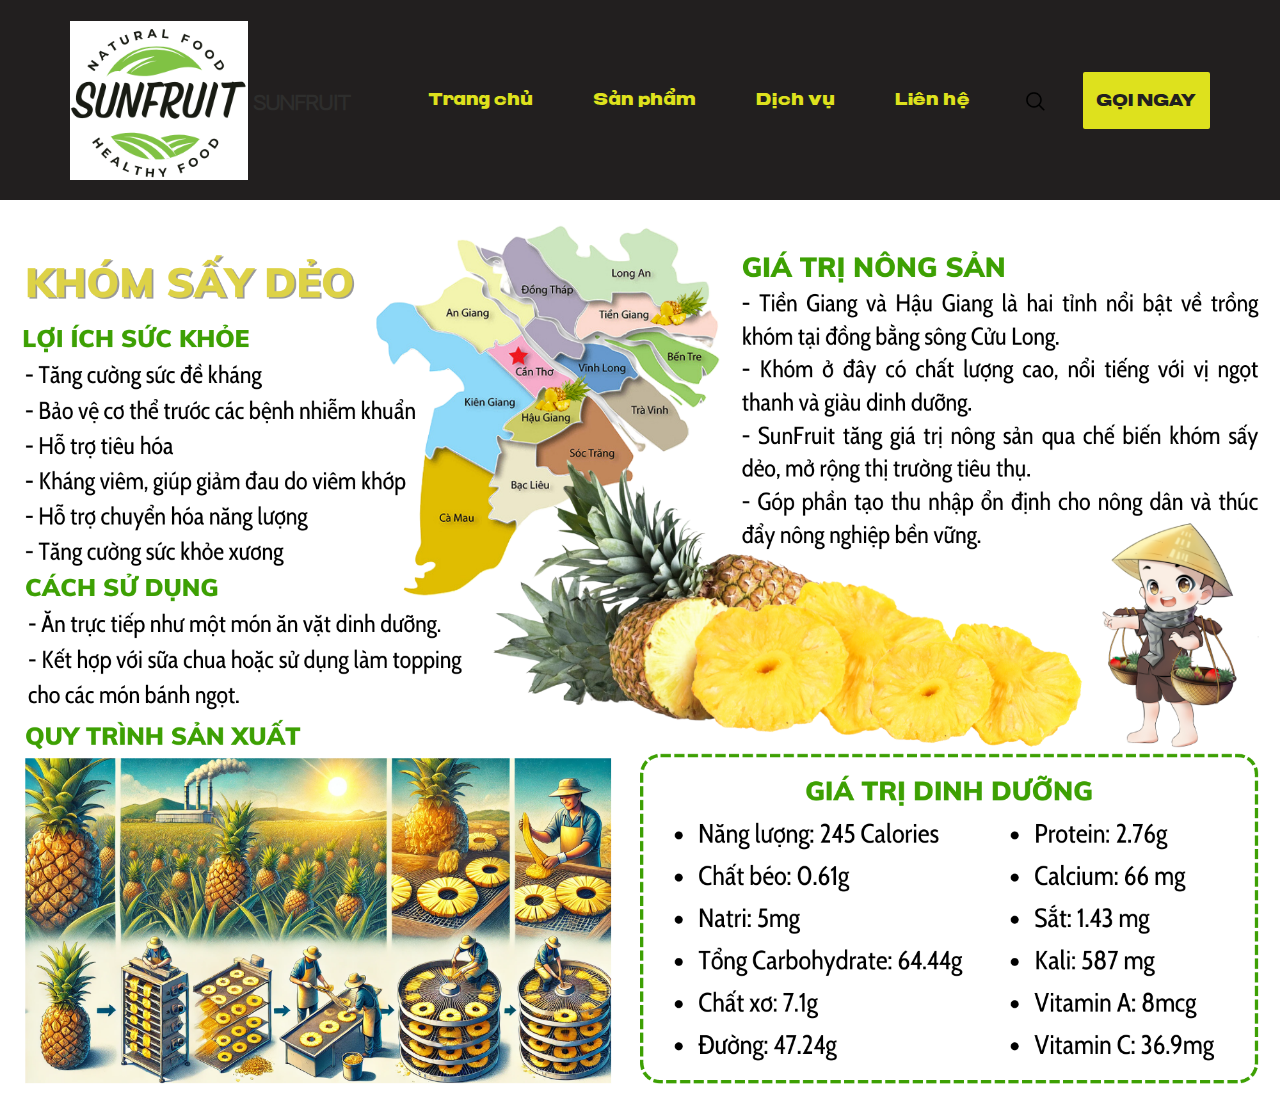
<file: khom.html>
<!DOCTYPE html>
<html>
  <head>
    <!-- Basic -->
    <meta charset="utf-8" />
    <meta http-equiv="X-UA-Compatible" content="IE=edge" />
    <!-- Mobile Metas -->
    <meta
      name="viewport"
      content="width=device-width, initial-scale=1, shrink-to-fit=no"
    />
    <!-- Site Metas -->
    <meta name="keywords" content="" />
    <meta name="description" content="" />
    <meta name="author" content="" />

    <title>Sunfruit</title>

    <!-- slider stylesheet -->
    <link
      rel="stylesheet"
      type="text/css"
      href="https://cdnjs.cloudflare.com/ajax/libs/OwlCarousel2/2.1.3/assets/owl.carousel.min.css"
    />

    <!-- bootstrap core css -->
    <link rel="stylesheet" type="text/css" href="css/bootstrap.css" />

    <!-- fonts style -->
    <link
      href="https://fonts.googleapis.com/css?family=Poppins:400,700&display=swap"
      rel="stylesheet"
    />
    <!-- Custom styles for this template -->
    <link href="css/style.css" rel="stylesheet" />
    <!-- responsive style -->
    <link href="css/responsive.css" rel="stylesheet" />
  </head>
  <body>
       <!-- header section strats -->
       <header class="header_section">
        <div class="container">
          <nav class="navbar navbar-expand-lg custom_nav-container pt-3">
            <a class="navbar-brand" href="index.html">
              <img src="images/Natural Fresh Food Logo.png" alt="" /><span>
                Sunfruit
              </span>
            </a>
            <button
              class="navbar-toggler"
              type="button"
              data-toggle="collapse"
              data-target="#navbarSupportedContent"
              aria-controls="navbarSupportedContent"
              aria-expanded="false"
              aria-label="Toggle navigation"
            >
              <span class="navbar-toggler-icon"></span>
            </button>
    
            <div class="collapse navbar-collapse" id="navbarSupportedContent">
              <div
                class="d-flex ml-auto flex-column flex-lg-row align-items-center"
              >
                <ul class="navbar-nav">
                  <li class="nav-item active">
                    <a class="nav-link" href="index.html"
                      >Trang chủ <span class="sr-only">(current)</span></a
                    >
                  </li>
                  <li class="nav-item">
                    <a class="nav-link" href="fruit.html"> Sản phẩm</a>
                  </li>
                  <li class="nav-item">
                    <a class="nav-link" href="service.html"> Dịch vụ </a>
                  </li>
                  <li class="nav-item">
                    <a class="nav-link" href="contact.html">Liên hệ</a>
                  </li>
                </ul>
                <form
                  class="form-inline my-2 my-lg-0 ml-0 ml-lg-4 mb-3 mb-lg-0"
                >
                  <button
                    class="btn my-2 my-sm-0 nav_search-btn"
                    type="submit"
                  ></button>
                </form>
              </div>
              <div
                class="quote_btn-container ml-0 ml-lg-4 d-flex justify-content-center"
              >
                <a href=""> Gọi ngay </a>
              </div>
            </div>
          </nav>
        </div>
      </header>
 
        <img src="QR code/2.png" alt="" style="width: 100%; ">

  </body>
</file>
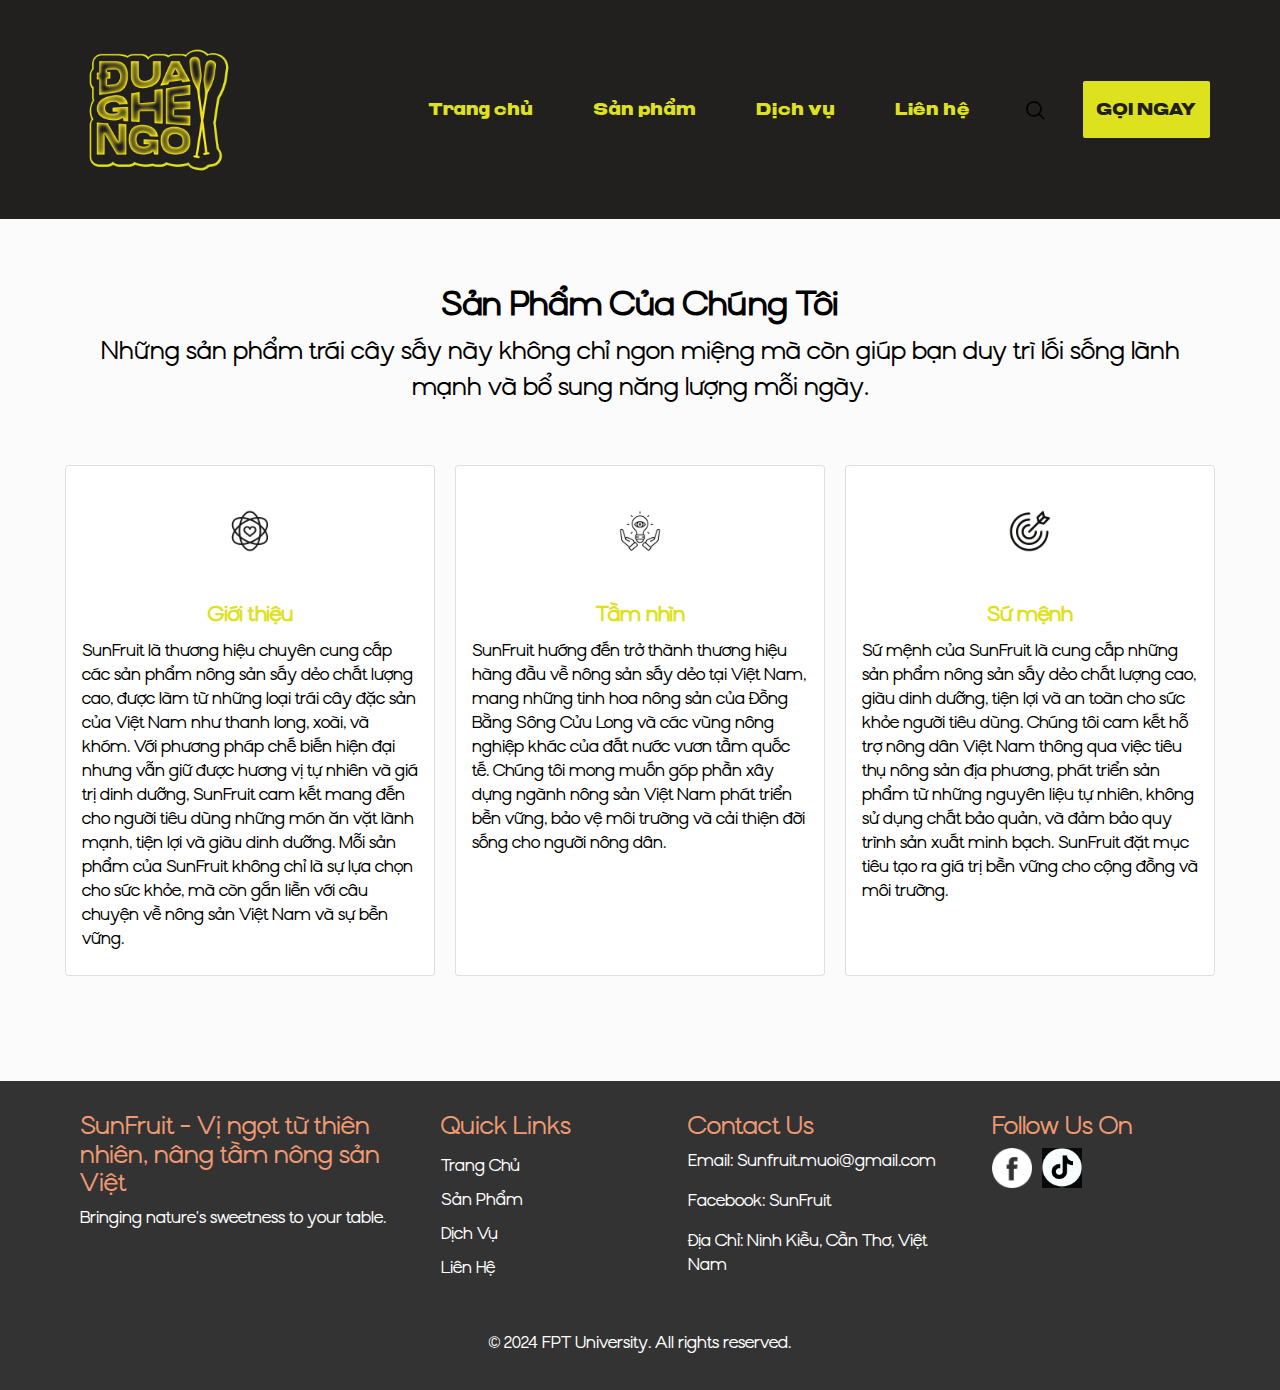
<file: service.html>
<!DOCTYPE html>
<html>
  <head>
    <!-- Basic -->
    <meta charset="utf-8" />
    <meta http-equiv="X-UA-Compatible" content="IE=edge" />
    <!-- Mobile Metas -->
    <meta
      name="viewport"
      content="width=device-width, initial-scale=1, shrink-to-fit=no"
    />
    <!-- Site Metas -->
    <meta name="keywords" content="" />
    <meta name="description" content="" />
    <meta name="author" content="" />

    <title>BoardgameDuaGheNgo</title>

    <!-- slider stylesheet -->
    <link
      rel="stylesheet"
      type="text/css"
      href="https://cdnjs.cloudflare.com/ajax/libs/OwlCarousel2/2.1.3/assets/owl.carousel.min.css"
    />

    <!-- bootstrap core css -->
    <link rel="stylesheet" type="text/css" href="css/bootstrap.css" />

    <!-- fonts style -->
    <link
      href="https://fonts.googleapis.com/css?family=Poppins:400,700&display=swap"
      rel="stylesheet"
    />
    <!-- Custom styles for this template -->
    <link href="css/style.css" rel="stylesheet" />
    <!-- responsive style -->
    <link href="css/responsive.css" rel="stylesheet" />
  </head>

  <body>
    <div class="hero_area sub_pages">
      <!-- header section strats -->
      <header class="header_section">
        <div class="container">
          <nav class="navbar navbar-expand-lg custom_nav-container pt-3">
            <a class="navbar-brand" href="index.html">
              <img src="images/LogoNew.png" alt="" />
            </a>
            <button
              class="navbar-toggler"
              type="button"
              data-toggle="collapse"
              data-target="#navbarSupportedContent"
              aria-controls="navbarSupportedContent"
              aria-expanded="false"
              aria-label="Toggle navigation"
            >
              <span class="navbar-toggler-icon"></span>
            </button>

            <div class="collapse navbar-collapse" id="navbarSupportedContent">
              <div
                class="d-flex ml-auto flex-column flex-lg-row align-items-center"
              >
                <ul class="navbar-nav">
                  <li class="nav-item active">
                    <a class="nav-link" href="index.html"
                      >Trang chủ <span class="sr-only">(current)</span></a
                    >
                  </li>
                  <li class="nav-item">
                    <a class="nav-link" href="fruit.html"> Sản phẩm</a>
                  </li>
                  <li class="nav-item">
                    <a class="nav-link" href="service.html"> Dịch vụ </a>
                  </li>
                  <li class="nav-item">
                    <a class="nav-link" href="contact.html">Liên hệ</a>
                  </li>
                </ul>
                <form
                  class="form-inline my-2 my-lg-0 ml-0 ml-lg-4 mb-3 mb-lg-0"
                >
                  <button
                    class="btn my-2 my-sm-0 nav_search-btn"
                    type="submit"
                  ></button>
                </form>
              </div>
              <div
                class="quote_btn-container ml-0 ml-lg-4 d-flex justify-content-center"
              >
                <a href=""> Gọi ngay </a>
              </div>
            </div>
          </nav>
        </div>
      </header>
    </div>
    <!-- end header section -->

    <!-- service section -->
    <section class="service_section layout_padding">
      <div class="container">
        <h2 class="custom_heading">Sản Phẩm Của Chúng Tôi</h2>
        <p class="custom_heading-text">
          Những sản phẩm trái cây sấy này không chỉ ngon miệng mà còn giúp bạn
          duy trì lối sống lành mạnh và bổ sung năng lượng mỗi ngày.
        </p>
        <div class="layout_padding2">
          <div class="card-deck">
            <div class="card">
              <img
                class="card-img-top"
                src="images/4.png"
                style="width: 100px"
                alt="Card image cap"
              />
              <div class="card-body">
                <h5 class="card-title">Giới thiệu</h5>
                <p class="card-text">
                  SunFruit là thương hiệu chuyên cung cấp các sản phẩm nông sản
                  sấy dẻo chất lượng cao, được làm từ những loại trái cây đặc
                  sản của Việt Nam như thanh long, xoài, và khóm. Với phương
                  pháp chế biến hiện đại nhưng vẫn giữ được hương vị tự nhiên và
                  giá trị dinh dưỡng, SunFruit cam kết mang đến cho người tiêu
                  dùng những món ăn vặt lành mạnh, tiện lợi và giàu dinh dưỡng.
                  Mỗi sản phẩm của SunFruit không chỉ là sự lựa chọn cho sức
                  khỏe, mà còn gắn liền với câu chuyện về nông sản Việt Nam và
                  sự bền vững.
                </p>
              </div>
            </div>
            <div class="card">
              <img
                class="card-img-top"
                src="images/5.png"
                alt="Card image cap"
                style="width: 100px"
              />
              <div class="card-body">
                <h5 class="card-title">Tầm nhìn</h5>
                <p class="card-text">
                  SunFruit hướng đến trở thành thương hiệu hàng đầu về nông sản
                  sấy dẻo tại Việt Nam, mang những tinh hoa nông sản của Đồng
                  Bằng Sông Cửu Long và các vùng nông nghiệp khác của đất nước
                  vươn tầm quốc tế. Chúng tôi mong muốn góp phần xây dựng ngành
                  nông sản Việt Nam phát triển bền vững, bảo vệ môi trường và
                  cải thiện đời sống cho người nông dân.
                </p>
              </div>
            </div>
            <div class="card">
              <img
                class="card-img-top"
                src="images/6.png"
                alt="Card image cap"
                style="width: 100px"
              />
              <div class="card-body">
                <h5 class="card-title">Sứ mệnh</h5>
                <p class="card-text">
                  Sứ mệnh của SunFruit là cung cấp những sản phẩm nông sản sấy
                  dẻo chất lượng cao, giàu dinh dưỡng, tiện lợi và an toàn cho
                  sức khỏe người tiêu dùng. Chúng tôi cam kết hỗ trợ nông dân
                  Việt Nam thông qua việc tiêu thụ nông sản địa phương, phát
                  triển sản phẩm từ những nguyên liệu tự nhiên, không sử dụng
                  chất bảo quản, và đảm bảo quy trình sản xuất minh bạch.
                  SunFruit đặt mục tiêu tạo ra giá trị bền vững cho cộng đồng và
                  môi trường.
                </p>
              </div>
            </div>
          </div>
        </div>
      </div>
    </section>
    <!-- end service section -->

    <footer style="background-color: #333; color: white; padding: 20px">
      <div class="container">
        <div
          style="
            display: flex;
            justify-content: space-between;
            flex-wrap: wrap;
            align-items: flex-start;
          "
        >
          <!-- Logo and Company Info -->
          <div style="flex-basis: 30%; padding: 10px">
            <h4 style="color: #ee9972">
              SunFruit - Vị ngọt từ thiên nhiên, nâng tầm nông sản Việt
            </h4>
            <p>Bringing nature's sweetness to your table.</p>
          </div>

          <!-- Quick Links -->
          <div style="flex-basis: 20%; padding: 10px">
            <h4 style="color: #ee9972">Quick Links</h4>
            <ul style="list-style-type: none; padding: 0">
              <li>
                <a
                  href="index.html"
                  class="footer-link"
                  style="color: white; text-decoration: none"
                  >Trang Chủ</a
                >
              </li>
              <li>
                <a
                  href="fruit.html"
                  class="footer-link"
                  style="color: white; text-decoration: none"
                  >Sản Phẩm</a
                >
              </li>
              <li>
                <a
                  href="service.html"
                  class="footer-link"
                  style="color: white; text-decoration: none"
                  >Dịch Vụ</a
                >
              </li>
              <li>
                <a
                  href="contact.html"
                  class="footer-link"
                  style="color: white; text-decoration: none"
                  >Liên Hệ</a
                >
              </li>
            </ul>
          </div>

          <!-- Contact Info -->
          <div style="flex-basis: 25%; padding: 10px">
            <h4 style="color: #ee9972">Contact Us</h4>
            <p>Email: Sunfruit.muoi@gmail.com</p>
            <p>Facebook: SunFruit</p>
            <p>Địa Chỉ: Ninh Kiều, Cần Thơ, Việt Nam</p>
          </div>

          <!-- Social Links -->
          <div style="flex-basis: 20%; padding: 10px">
            <h4 style="color: #ee9972">Follow Us On</h4>
            <div class="social-box" style="display: flex">
              <a
                href="https://www.facebook.com/profile.php?id=61566823078449"
                style="margin-right: 10px"
              >
                <img
                  src="images/fb.png"
                  alt="Facebook"
                  style="filter: invert(100%)"
                  width="20"
                />
              </a>
              <a href="" style="margin-right: 10px">
                <img
                  src="images/tiktokpng.png"
                  alt="Tiktok"
                  style="filter: invert(100%)"
                  width="20"
                />
              </a>
            </div>
          </div>
        </div>
        <div style="text-align: center; margin-top: 20px">
          <p>© 2024 FPT University. All rights reserved.</p>
        </div>
      </div>
    </footer>

    <!-- footer section -->

    <!-- end google map js -->
  </body>
</html>
</file>
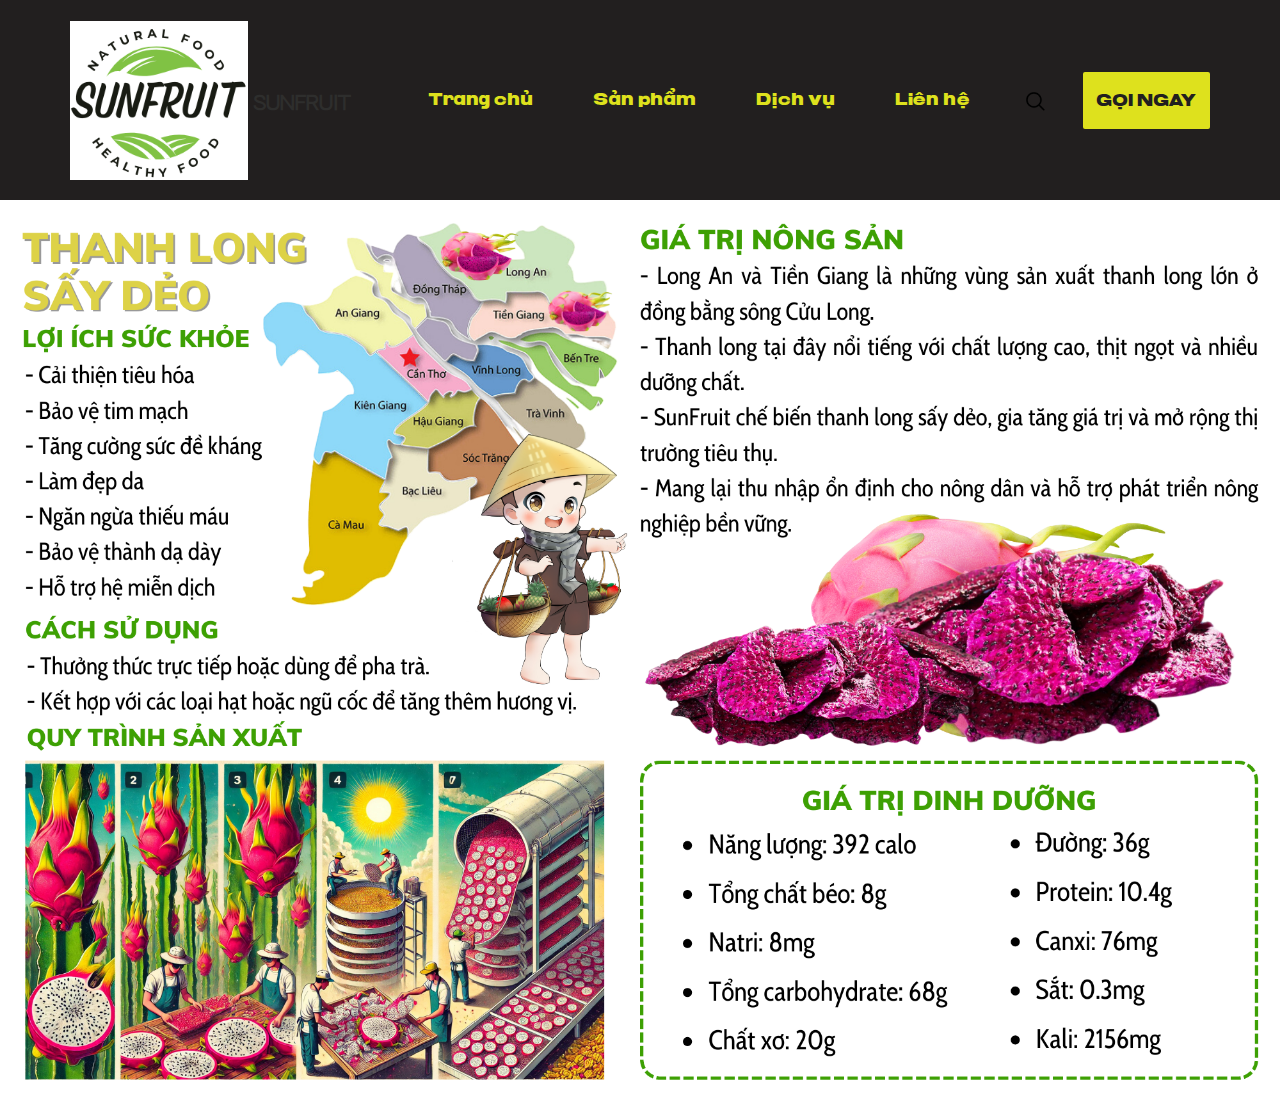
<file: Thanhlong.html>
<!DOCTYPE html>
<html>
  <head>
    <!-- Basic -->
    <meta charset="utf-8" />
    <meta http-equiv="X-UA-Compatible" content="IE=edge" />
    <!-- Mobile Metas -->
    <meta
      name="viewport"
      content="width=device-width, initial-scale=1, shrink-to-fit=no"
    />
    <!-- Site Metas -->
    <meta name="keywords" content="" />
    <meta name="description" content="" />
    <meta name="author" content="" />

    <title>Sunfruit</title>

    <!-- slider stylesheet -->
    <link
      rel="stylesheet"
      type="text/css"
      href="https://cdnjs.cloudflare.com/ajax/libs/OwlCarousel2/2.1.3/assets/owl.carousel.min.css"
    />

    <!-- bootstrap core css -->
    <link rel="stylesheet" type="text/css" href="css/bootstrap.css" />

    <!-- fonts style -->
    <link
      href="https://fonts.googleapis.com/css?family=Poppins:400,700&display=swap"
      rel="stylesheet"
    />
    <!-- Custom styles for this template -->
    <link href="css/style.css" rel="stylesheet" />
    <!-- responsive style -->
    <link href="css/responsive.css" rel="stylesheet" />
  </head>
  <body>
       <!-- header section strats -->
       <header class="header_section">
        <div class="container">
          <nav class="navbar navbar-expand-lg custom_nav-container pt-3">
            <a class="navbar-brand" href="index.html">
              <img src="images/Natural Fresh Food Logo.png" alt="" /><span>
                Sunfruit
              </span>
            </a>
            <button
              class="navbar-toggler"
              type="button"
              data-toggle="collapse"
              data-target="#navbarSupportedContent"
              aria-controls="navbarSupportedContent"
              aria-expanded="false"
              aria-label="Toggle navigation"
            >
              <span class="navbar-toggler-icon"></span>
            </button>
    
            <div class="collapse navbar-collapse" id="navbarSupportedContent">
              <div
                class="d-flex ml-auto flex-column flex-lg-row align-items-center"
              >
                <ul class="navbar-nav">
                  <li class="nav-item active">
                    <a class="nav-link" href="index.html"
                      >Trang chủ <span class="sr-only">(current)</span></a
                    >
                  </li>
                  <li class="nav-item">
                    <a class="nav-link" href="fruit.html"> Sản phẩm</a>
                  </li>
                  <li class="nav-item">
                    <a class="nav-link" href="service.html"> Dịch vụ </a>
                  </li>
                  <li class="nav-item">
                    <a class="nav-link" href="contact.html">Liên hệ</a>
                  </li>
                </ul>
                <form
                  class="form-inline my-2 my-lg-0 ml-0 ml-lg-4 mb-3 mb-lg-0"
                >
                  <button
                    class="btn my-2 my-sm-0 nav_search-btn"
                    type="submit"
                  ></button>
                </form>
              </div>
              <div
                class="quote_btn-container ml-0 ml-lg-4 d-flex justify-content-center"
              >
                <a href=""> Gọi ngay </a>
              </div>
            </div>
          </nav>
        </div>
      </header>
 
        <img src="QR code/3.png" alt="" style="width: 100%; ">

  </body>
</file>
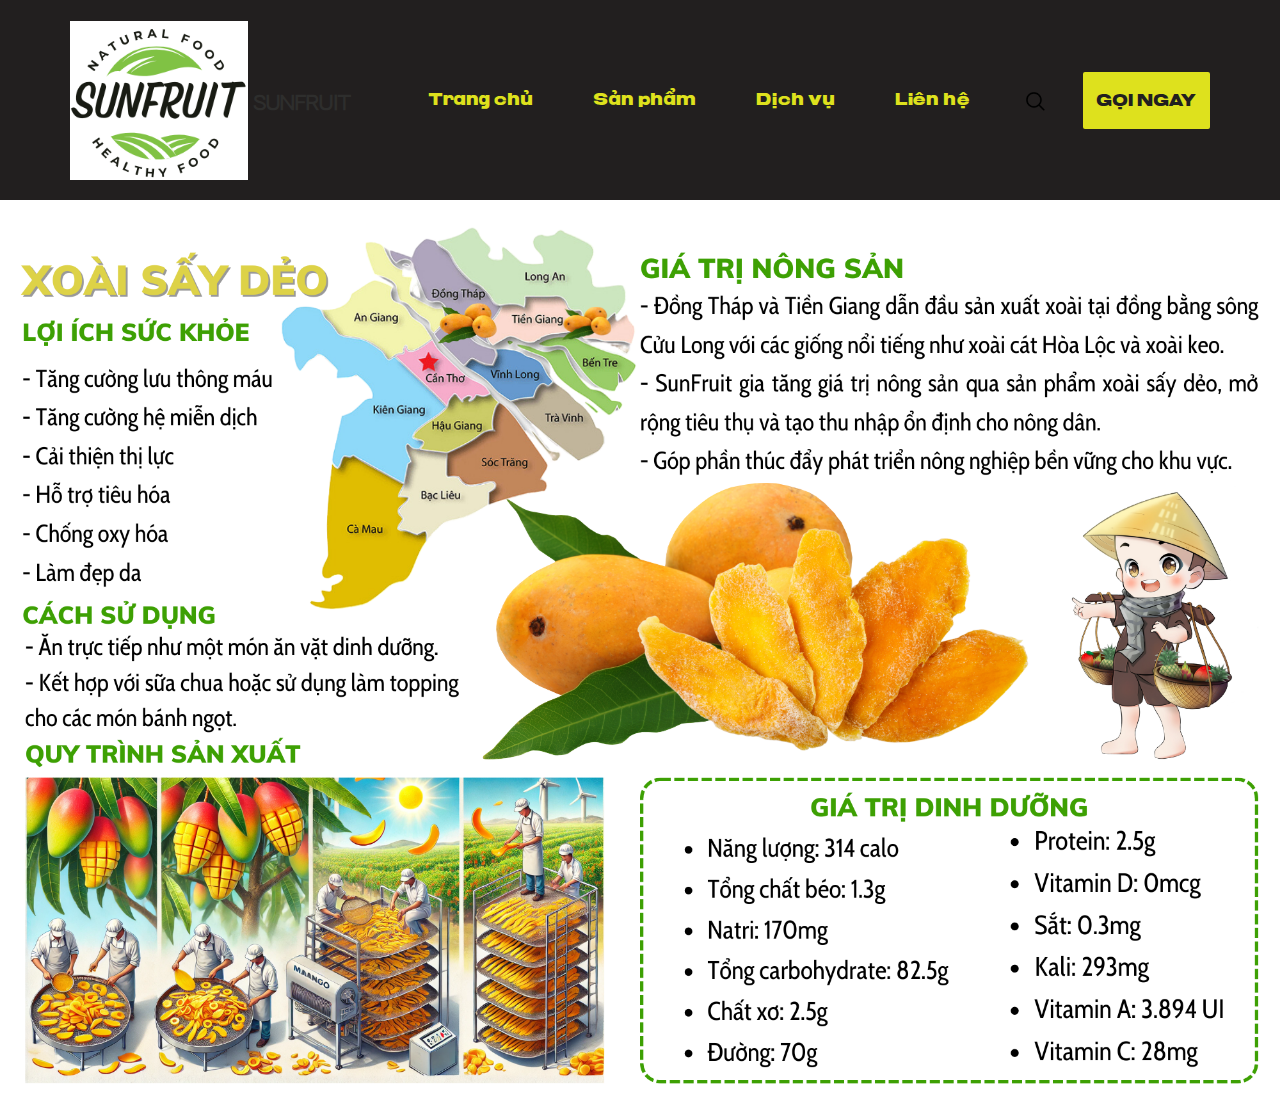
<file: xoai.html>
<!DOCTYPE html>
<html>
  <head>
    <!-- Basic -->
    <meta charset="utf-8" />
    <meta http-equiv="X-UA-Compatible" content="IE=edge" />
    <!-- Mobile Metas -->
    <meta
      name="viewport"
      content="width=device-width, initial-scale=1, shrink-to-fit=no"
    />
    <!-- Site Metas -->
    <meta name="keywords" content="" />
    <meta name="description" content="" />
    <meta name="author" content="" />

    <title>Sunfruit</title>

    <!-- slider stylesheet -->
    <link
      rel="stylesheet"
      type="text/css"
      href="https://cdnjs.cloudflare.com/ajax/libs/OwlCarousel2/2.1.3/assets/owl.carousel.min.css"
    />

    <!-- bootstrap core css -->
    <link rel="stylesheet" type="text/css" href="css/bootstrap.css" />

    <!-- fonts style -->
    <link
      href="https://fonts.googleapis.com/css?family=Poppins:400,700&display=swap"
      rel="stylesheet"
    />
    <!-- Custom styles for this template -->
    <link href="css/style.css" rel="stylesheet" />
    <!-- responsive style -->
    <link href="css/responsive.css" rel="stylesheet" />
  </head>
  <body>
       <!-- header section strats -->
       <header class="header_section">
        <div class="container">
          <nav class="navbar navbar-expand-lg custom_nav-container pt-3">
            <a class="navbar-brand" href="index.html">
              <img src="images/Natural Fresh Food Logo.png" alt="" /><span>
                Sunfruit
              </span>
            </a>
            <button
              class="navbar-toggler"
              type="button"
              data-toggle="collapse"
              data-target="#navbarSupportedContent"
              aria-controls="navbarSupportedContent"
              aria-expanded="false"
              aria-label="Toggle navigation"
            >
              <span class="navbar-toggler-icon"></span>
            </button>
    
            <div class="collapse navbar-collapse" id="navbarSupportedContent">
              <div
                class="d-flex ml-auto flex-column flex-lg-row align-items-center"
              >
                <ul class="navbar-nav">
                  <li class="nav-item active">
                    <a class="nav-link" href="index.html"
                      >Trang chủ <span class="sr-only">(current)</span></a
                    >
                  </li>
                  <li class="nav-item">
                    <a class="nav-link" href="fruit.html"> Sản phẩm</a>
                  </li>
                  <li class="nav-item">
                    <a class="nav-link" href="service.html"> Dịch vụ </a>
                  </li>
                  <li class="nav-item">
                    <a class="nav-link" href="contact.html">Liên hệ</a>
                  </li>
                </ul>
                <form
                  class="form-inline my-2 my-lg-0 ml-0 ml-lg-4 mb-3 mb-lg-0"
                >
                  <button
                    class="btn my-2 my-sm-0 nav_search-btn"
                    type="submit"
                  ></button>
                </form>
              </div>
              <div
                class="quote_btn-container ml-0 ml-lg-4 d-flex justify-content-center"
              >
                <a href=""> Gọi ngay </a>
              </div>
            </div>
          </nav>
        </div>
      </header>
 
        <img src="QR code/1.png" alt="" style="width: 100%; ">

  </body>
</file>
<file: css/style.css>
@font-face {
  font-family: "Besides";
  src: url("../fonts/1FTV-VIP-Besides.otf") format("truetype");
}

@font-face {
  font-family: "ganh-type-regular";
  src: url("../fonts/ganh-type-regular.otf") format("truetype");
}

body {
  font-family: "ganh-type-regular", sans-serif;
  color: #000000;
  background-color: #fbfbfb;
  overflow-x: hidden; /* Chỉ tắt thanh cuộn ngang */
  overflow-y: auto; /* Cho phép cuộn dọc */
  scroll-behavior: smooth;
}

/* Ẩn thanh cuộn nhưng vẫn cho phép cuộn */
html {
  overflow-x: hidden; /* Tắt thanh cuộn ngang */
  overflow-y: auto; /* Cho phép cuộn dọc */
  scroll-behavior: smooth;
}

body::-webkit-scrollbar {
  width: 0px;
  height: 0px;
  background: transparent;
}

/* Firefox */
html {
  scrollbar-width: none;
}

/* Đảm bảo không overflow cho các sections */
*,
*::before,
*::after {
  box-sizing: border-box;
}

/* Đặc biệt cho team_section để tránh ảnh hưởng bởi global scroll settings */
.team_section * {
  box-sizing: border-box;
}

.member_title {
  margin-bottom: 0;
}

.layout_padding {
  padding: 5.21vw 0;
}

.layout_padding2 {
  padding: 45px 0;
}

.layout_padding2-top {
  padding-top: 45px;
}

.layout_padding2-bottom {
  padding-bottom: 45px;
}

.layout_padding-top {
  padding-top: 75px;
}

.layout_padding-bottom {
  padding-bottom: 75px;
}

.custom_dark-btn,
.custom_orange-btn {
  display: inline-block;
  padding: 10px 0;
  text-align: center;
  width: 145px;
  outline: none;
  color: #f7f7f7;
  border: 2px solid transparent;
}

.custom_dark-btn {
  background-color: #221f1f;
  border: 2px solid #221f1f; /* Thêm border với màu background để giữ kích thước */
}

.custom_dark-btn:hover {
  border: 2px solid #221f1f;
  color: #221f1f;
  background-color: transparent;
}

.custom_orange-btn {
  background-color: #dee11d;
  border: 2px solid #dee11d; /* Thêm border với màu background để giữ kích thước */
}

.custom_orange-btn:hover {
  border: 2px solid #dee11d;
  color: #dee11d;
  background-color: transparent;
}

.custom_heading {
  text-align: center;
  font-weight: bold;
}

.custom_heading-text {
  text-align: center;
  font-size: 1.5rem;
}

/*header section*/
.hero_area {
  background-color: #ffffff;
  overflow-x: hidden; /* Đảm bảo không overflow ngang */
}

.hero_area.sub_pages {
  height: auto;
}

/* Đảm bảo container không gây overflow */
.container,
.container-fluid {
  max-width: 100%;
  overflow-x: hidden;
}

/* Hiệu ứng cuộn mượt cho các anchor links */
a[href^="#"] {
  scroll-behavior: smooth;
}

.header_section {
  background-color: #221f1f;
}

.header_section .container-fluid {
  padding-right: 25px;
  padding-left: 25px;
}

.header_section .nav_container {
  margin: 0 auto;
}

.custom_nav-container.navbar-expand-lg .navbar-nav .nav-link {
  font-family: "Besides", sans-serif;
  padding: 10px 30px;
  color: #dee11d;
  text-align: center;
}

.custom_nav-container.navbar-expand-lg .navbar-nav .nav-link:hover {
  color: #fafcfd;
}

a,
a:hover,
a:focus {
  text-decoration: none;
}

a:hover,
a:focus {
  color: initial;
}

.btn,
.btn:focus {
  outline: none !important;
  box-shadow: none;
}

.navbar-brand,
.navbar-brand:hover {
  text-transform: uppercase;
  font-weight: bold;
  font-size: 24px;
  color: #fafcfd;
}

.custom_nav-container .nav_search-btn {
  background-image: url(../images/search-icon.png);

  background-size: 22px;
  background-repeat: no-repeat;
  background-position-y: 7px;
  width: 35px;
  height: 35px;
  padding: 0;
  border: none;
}

.navbar-brand {
  display: flex;
  align-items: center;
}

.navbar-brand img {
  width: 13.89vw;
  margin-right: 5px;
}

.navbar-brand span {
  font-size: 20px;
  font-weight: 700;
  color: #2e2e2d;
  margin-top: 5px;
}

.custom_nav-container {
  z-index: 99999;
  padding: 15px 0;
}

/**Start hamburger menu*/
.custom_nav-container .navbar-toggler {
  outline: none;
}

.navbar-toggler:focus {
  box-shadow: none;
}

.custom_nav-container .navbar-toggler .custom-toggler {
  /* background-image: url(../images/menu.png);
  background-size: 55px; */
  width: 40px;
  height: 30px;
  display: flex;
  flex-direction: column;
  justify-content: space-between;
  cursor: pointer;
}

.custom_nav-container .navbar-toggler .custom-toggler span {
  display: block;
  height: 4px;
  background: #dee11d;
  border-radius: 2px;
  transition: 0.3s;
}

.navbar-toggler:not(.collapsed) .custom-toggler span:nth-child(1) {
  transform: rotate(45deg) translate(10px, 5px);
}
.navbar-toggler:not(.collapsed) .custom-toggler span:nth-child(2) {
  opacity: 0;
}
.navbar-toggler:not(.collapsed) .custom-toggler span:nth-child(3) {
  transform: rotate(-45deg) translate(13px, -9px);
}

/**End hamburger menu*/

.quote_btn-container a {
  font-family: "Besides", sans-serif;
  line-height: 5vh;
  display: inline-block;
  padding: 5px 15px;
  background-color: #dee11d;
  color: #221f1f;
  font-size: 1.2rem;
  text-transform: uppercase;
  border-radius: 2px;
  text-align: center;
  border: 3px solid transparent;
}

.quote_btn-container a:hover {
  border: 3px solid #dee11d;
  background-color: #221f1f;
  color: #dee11d;
}

/*end header section*/

/* slider section */
.slider_section {
  padding-top: 3%;
}

.slider_item-box {
  width: 100%;
  height: 100%;
}

.slider_item-box .container {
  height: 100%;
}

.slider_img-box div img {
  width: 60%;
  margin-left: 70px;
}

.slider_img-box img {
  width: 100%;
}

.slider_item-container {
  display: flex;
  align-items: center;
  width: 100%;
  height: 100%;
  background-repeat: no-repeat;
}

/* .slider_item-container .slider_item-detail {
} */

.slider_item-detail h1 {
  font-family: "Besides", sans-serif;
  font-weight: 700;
  font-size: 60px;
  margin-top: 5.56vw;
  margin-bottom: 3vw;
}

.slider_item-detail {
  margin-bottom: 10vw;
}

.slider_item-detail p {
  margin: 45px 0;
}

.slider_call-btn {
  display: inline-block;
  padding: 8px 20px;
  background-color: #edb040;
  color: #fefdfd;
  border-radius: 20px;
}

.slider_section #carouselExampleControls,
.carousel-inner,
.carousel-item {
  height: 100%;
}

.slider_section .custom_carousel-control {
  position: absolute;
  top: 50%;
  left: 2%;
  width: 105px;
  transform: translateY(-50%);
}

.slider_section .custom_carousel-control .carousel-control-prev,
.slider_section .custom_carousel-control .carousel-control-next {
  margin: 10px 0;
  position: relative;
  width: 45px;
  height: 45px;
  border: none;
  opacity: 1;
  background-repeat: no-repeat;
  background-size: 12px;
  background-position: center;
}

.slider_section .custom_carousel-control .carousel-control-prev {
  background-image: url(../images/prev.png);
  background-color: #fc5d35;
}

.slider_section .custom_carousel-control .carousel-control-next {
  background-image: url(../images/next.png);
  background-color: #000000;
}

/* end slider section */

/* service section */
.service_section {
  overflow: visible; /* Cho phép hiệu ứng scale hiển thị */
  padding-bottom: 20px; /* Thêm padding để tránh cắt shadow */
}

.service_section .card-deck {
  margin-bottom: 20px; /* Thêm khoảng cách dưới để tránh overlap */
}

.service_section .card .card-img-top {
  width: 100px;
  margin: 15px auto 5px auto;
}

.service_section .card {
  box-sizing: border-box;
  position: relative;
  transition: all 0.3s ease;
  margin-bottom: 25px; /* Thêm margin để bù trừ hiệu ứng hover trên mobile */
  display: flex;
  flex-direction: column; /* Đảm bảo cấu trúc flex */
}

.service_section .card .card-body {
  padding: 1rem;
  padding-bottom: 2rem; /* Thêm padding-bottom mặc định */
  display: flex;
  flex-direction: column;
  flex-grow: 1; /* Cho phép mở rộng để fill không gian */
}

.service_section .card .card-title {
  text-align: center;
  color: #dee11d;
  font-weight: bold;
}

.service_section .card .card-text {
  flex-grow: 1; /* Cho phép text mở rộng để đẩy các element khác xuống */
}

.service_section .card::after {
  content: "";
  position: absolute;
  width: 100%;
  height: 7px;
  background-color: transparent;
}

.service_section .card:hover {
  cursor: pointer;
  border: none;
  border-radius: 0;
  transform: translateY(-5px); /* Sử dụng transform cho màn hình lớn */
  box-shadow: 4px 6px 15px rgba(0, 0, 0, 0.2);
}

.service_section .card:hover::after {
  background-color: #dee11d;
}

/* end service section */

/* client section */
.team_section {
  overflow-y: hidden; /* Chỉ ẩn thanh cuộn dọc cho team_section */
  overflow-x: hidden; /* Vẫn cho phép hiển thị ngang để hiệu ứng hover hoạt động */
  padding-bottom: 30px;
}

.team_section .container {
  overflow-x: visible;
}

/* Giữ các thành viên xếp trong một hàng ngang */
.team_section .row {
  display: flex;
  justify-content: space-between;
  gap: 20px;
  flex-wrap: nowrap;
}

/* Cột thành viên */
.team_section .col-md-4 {
  padding: 15px;
  flex: 1 1 20%;
  display: flex;
  justify-content: center;
  transition: all 0.3s ease;
  margin-bottom: 20px; /* Thêm margin để bù trừ hiệu ứng hover trên mobile */
  min-height: 200px; /* Đảm bảo chiều cao tối thiểu */
}

/* Hình ảnh thành viên */
.team_member img {
  width: 10.42vw;
  aspect-ratio: 1 / 1;
  border-radius: 25%;
  object-fit: cover;
}

.slider_img-box1 img {
  width: 70%;
  height: auto;
}
/* Hiệu ứng hover */

.col-md-4:hover {
  border-radius: 12px;
  transform: translateY(-10px); /* Giữ nguyên hiệu ứng ban đầu */
  cursor: pointer;
  box-shadow: 4px 6px 15px rgba(0, 0, 0, 0.2);
}

.fruit_section {
  margin: 100px 0;
}

/* Mô tả thành viên */
.team_member_desc {
  color: #6c757d;
  margin-top: 10px;
}

/* end client section */
/* Thay đổi cách hiển thị cho thiết bị di động */
@media (max-width: 768px) {
  .team_section .row {
    flex-wrap: wrap;
  }

  .team_member img {
    width: 19.53vw;
  }

  .team_member {
    max-width: 100%;
    width: 100%;
  }
}

/* tasty section */

.tasty_section {
  width: 100%; /* Thay vì 100vw để tránh overflow */
  max-width: 100vw;
  height: 500px;
  margin: 0; /* Xóa margin-left để tránh vỡ layout */
  position: relative;
  left: 50%;
  right: 50%;
  margin-left: -50vw;
  margin-right: -50vw; /* Kỹ thuật breakout container */
  background-image: url(../images/ImageSection.jpg);
  background-repeat: no-repeat;
  background-size: cover; /* Giữ nguyên kích thước tỷ lệ */
  background-position: center center; /* Căn giữa hình ảnh */
  background-attachment: fixed; /* Hiệu ứng parallax nhẹ */
  display: flex;
  justify-content: center;
  align-items: center;
  overflow: hidden;
  /* Tối ưu hóa cho hình ảnh nét hưn */
  image-rendering: -webkit-optimize-contrast;
  image-rendering: crisp-edges;
  -webkit-backface-visibility: hidden;
  backface-visibility: hidden; /* Thuộc tính chuẩn */
  -webkit-transform: translateZ(0);
  transform: translateZ(0);
  /* Thêm filter để tăng độ sắc nét */
  filter: contrast(1.1) saturate(1.05) brightness(1.02);
}

/* Thêm overlay nhẹ để tăng độ tương phản */
.tasty_section::before {
  content: "";
  position: absolute;
  top: 0;
  left: 0;
  right: 0;
  bottom: 0;
  background: linear-gradient(
    135deg,
    rgba(0, 0, 0, 0.1) 0%,
    rgba(0, 0, 0, 0.05) 50%,
    rgba(0, 0, 0, 0.1) 100%
  ); /* Gradient overlay nhẹ */
  z-index: 1;
}

.tasty_section h2 {
  font-size: 125px;
  text-align: center;
  font-weight: bold;
  color: #ffffff;
  text-transform: uppercase;
  position: relative;
  z-index: 2; /* Đảm bảo text nằm trên overlay */
  text-shadow: 2px 2px 4px rgba(0, 0, 0, 0.5); /* Thêm bóng để nổi bật */
}

/* Cải thiện hiệu ứng cuộn và performance */
* {
  scroll-behavior: smooth;
}

/* end tasty section */

/* client section */
.client_container {
  display: flex;
  flex-direction: column;
  justify-content: center;
  align-items: center;
}

.client_img-box {
  width: 150px;
}

.client_img-box img {
  width: 100%;
}

.client_container h3 {
  text-align: center;
  margin-bottom: 25px;
}

.client_section .custom_carousel-control {
  position: absolute;
  top: 100%;
  left: 50%;
  width: 105px;
  transform: translateX(-50%);
}

.client_section .custom_carousel-control .carousel-control-prev,
.client_section .custom_carousel-control .carousel-control-next {
  width: 45px;
  height: 45px;
  border: none;
  border-radius: 100%;
  opacity: 1;
  background-repeat: no-repeat;
  background-size: 12px;
  background-position: center;
  background-color: #292727;
}

.client_section .custom_carousel-control .carousel-control-prev:hover,
.client_section .custom_carousel-control .carousel-control-next:hover {
  background-color: #fc5d35;
}

.client_section .custom_carousel-control .carousel-control-prev {
  background-image: url(../images/prev.png);
}

.client_section .custom_carousel-control .carousel-control-next {
  background-image: url(../images/next.png);
}

/* end client section */

/* contact section */

.contact_section {
  background-image: url(../images/Asset_Form_Haft.png);
  background-repeat: no-repeat;
  background-size: 215px;
  background-position: right center;
}

.contact_section input {
  border: none;
  outline: none;
  border-bottom: 0.8px solid #252525;
  width: 90%;
  margin: 10px 0;
}

.contact_form-container {
  padding: 15px 0 15px 0;
}

.contact_form-container button {
  border: none;
  background-color: #dee11d;
  color: #221f1f;
  font-weight: bold;
  padding: 10px 40px;
  text-transform: uppercase;
  font-size: 16px;
  cursor: pointer;
  border-radius: 5px;
  transition: all 0.3s ease;
}

.contact_form-container button:hover {
  margin-top: -5px;
  margin-bottom: 5px;
  box-shadow: 0 4px 8px rgba(0, 0, 0, 0.2);
}

/* contact section */

/* map section */
.map_section {
  height: 500px;
}

/* end map section */

/* info section */
.info_section ul {
  padding: 0;
}

.info_section ul li {
  list-style-type: none;
  margin: 3px 0;
}

.info_section h5 {
  margin-bottom: 12px;
  font-size: 22px;
}

.info_section .social-box {
  margin: 25px 0;
}

.info_section .social-box img {
  width: 35px;
  margin-right: 5px;
}

.info_section .form_container input {
  width: 225px;
  height: 30px;
}

.info_section .form_container button {
  background-color: #fc5d35;
  border: none;
  outline: none;
  color: #fff;
  padding: 5px 30px;
  margin-top: 15px;
  font-size: 15px;
}

/* end info section */
/* footer section*/
.footer-link {
  text-decoration: none;
  padding: 5px 0;
  display: block;
  transition: color 0.3s ease, text-decoration 0.3s ease;
}

.footer-link:hover {
  color: #dee11d !important;
  text-decoration: underline !important;
}

.footer-link:active {
  color: #454609 !important;
  /* Màu khi click */
  text-decoration: underline !important;
  /* Giữ gạch chân khi click */
}

.contact-info a {
  color: white;
}

.contact-info p a:hover {
  color: #dee11d;
}

/* end footer section*/

/* footer section*/

.footer_section {
  background-color: #efeded;
  padding: 20px 0;
  font-family: "Roboto", sans-serif;
}

.footer_section p {
  color: #191818;
  margin: 0;
  text-align: center;
}

.footer_section a {
  color: #191818;
}

/* end footer section*/

/* General Footer Styling */
.info_section {
  background-color: #2c3e50;
  /* Dark background for contrast */
  color: #ecf0f1;
  /* Light text color */
  padding: 40px 0;
}

.footer_title {
  font-weight: bold;
  font-size: 18px;
  margin-bottom: 15px;
  color: #ee9972;
  /* Accent color */
}

.footer_subtitle {
  font-weight: bold;
  font-size: 16px;
  margin-bottom: 10px;
}

.footer_list {
  list-style-type: none;
  padding: 0;
}

.footer_list li {
  margin-bottom: 8px;
  font-size: 14px;
}

.social_container {
  margin-top: 15px;
}

.social-box a {
  display: inline-block;
  margin-right: 10px;
  transition: transform 0.3s ease;
}

.social-box a img {
  width: 40px;
  height: 40px;
}

.social-box a:hover {
  transform: scale(1.1);
  /* Slight zoom effect on hover */
}

/* Responsive Design */
@media (max-width: 768px) {
  .info_section {
    padding: 20px;
  }

  .footer_title {
    font-size: 16px;
  }

  .footer_list li {
    font-size: 13px;
  }

  .social-box a img {
    width: 35px;
    height: 35px;
  }
}
</file>
<file: css/responsive.css>
@media (max-width: 1120px) {
  .hero_area {
    height: auto;
  }

  .slider_section {
    padding: 50px 0;
  }

  .slider_item-detail h1 {
    font-size: 50px;
  }
}

/* CSS đặc biệt để khắc phục nhảy chữ trên màn hình nhỏ hưn 1024px */
@media (max-width: 1023px) {
  /* Sử dụng margin method cho service cards trên màn hình nhỏ */
  .service_section .card:hover {
    cursor: pointer;
    border: none;
    border-radius: 0;
    margin-top: -5px;
    margin-bottom: 30px;
    transform: none; /* Tắt transform */
    box-shadow: 4px 6px 15px rgba(0, 0, 0, 0.2);
  }

  /* Sử dụng margin method cho team members trên màn hình nhỏ */
  .col-md-4:hover {
    border-radius: 12px;
    margin-top: -10px;
    margin-bottom: 30px;
    transform: none; /* Tắt transform */
    cursor: pointer;
    box-shadow: 4px 6px 15px rgba(0, 0, 0, 0.2);
  }
}

/* CSS cho màn hình 768px-1023px - hiển thị 3 thẻ ngang */
@media (min-width: 768px) and (max-width: 1023px) {
  .service_section .card-deck {
    display: flex;
    align-items: stretch;
  }

  .service_section .card {
    min-height: 420px; /* Chiều cao tối thiểu cho 3 thẻ bằng nhau */
    display: flex;
    flex-direction: column;
  }

  .service_section .card .card-body {
    display: flex;
    flex-direction: column;
    flex-grow: 1;
    justify-content: space-between;
    padding-bottom: 25px;
  }
}

@media (max-width: 992px) {
  .custom_nav-container .nav_search-btn {
    background-position: center;
  }

  .service_section .card-deck {
    flex-direction: column;
  }

  .service_section .card-deck .card {
    margin-bottom: 25px;
  }
  .slider_item-detail h1 {
    font-size: 40px;
  }
}

@media (max-width: 768px) {
  .slider_item-container .slider_item-detail {
    text-align: center;
  }

  .slider_item-container .slider_item-detail .d-flex {
    justify-content: center;
  }

  .slider_img-box {
    width: 85%;
    margin: 65px auto;
  }
  .khomimg {
    width: 100%;
    margin: auto;
  }

  .slider_section .custom_carousel-control {
    position: absolute;
    top: 100%;
    left: 50%;
    width: 105px;
    transform: translate(-50%, -50%);
    display: flex;
    justify-content: space-between;
  }

  .fruit_section .fruit_detail-box {
    margin-bottom: 40px;
    text-align: center;
  }

  .fruit_detail-box > div {
    display: flex;
    justify-content: center;
  }

  .contact_section {
    background-size: 105px;
  }

  .contact_section input {
    background-color: transparent;
  }

  .info_section .col-md-3 {
    text-align: center;
  }

  .info_section .col-md-3:not(:nth-last-child(1)) {
    margin-bottom: 35px;
  }

  .tasty_section h2 {
    font-size: 80px;
  }

  /* Tối ưu tasty_section cho màn hình tablet */
  .tasty_section {
    background-attachment: scroll; /* Tắt parallax trên mobile */
    height: 400px; /* Giảm chiều cao */
    margin-left: -50vw;
    margin-right: -50vw;
    left: 50%;
    right: 50%;
    width: 100vw;
    max-width: 100vw;
  }

  .tasty_section {
    background-attachment: scroll !important;
    transform: none;
    filter: contrast(1.02) saturate(1.01);
  }
}

@media (max-width: 576px) {
  .slider_item-container .slider_item-detail {
    text-align: center;
  }

  .navbar-brand img {
    width: 30vw;
    height: auto;
  }

  .slider_item-container .slider_item-detail .d-flex {
    justify-content: center;
  }
}

@media (max-width: 480px) {
}

@media (max-width: 400px) {
  /* Khắc phục nhảy chữ cho màn hình nhỏ */
  .service_section .card {
    margin-bottom: 20px;
  }

  .service_section .card:hover {
    margin-top: -3px;
    margin-bottom: 23px;
  }

  .col-md-4:hover {
    margin-top: -5px;
    margin-bottom: 20px;
  }

  .tasty_section h2 {
    font-size: 60px;
  }

  /* Tối ưu tasty_section cho màn hình nhỏ */
  .tasty_section {
    height: 300px;
    background-attachment: scroll;
    margin-left: -50vw;
    margin-right: -50vw;
    left: 50%;
    right: 50%;
    width: 100vw;
    max-width: 100vw;
    filter: contrast(1.05) saturate(1.02) brightness(1.01);
  }
}

@media (max-width: 375px) {
  /* CSS đặc biệt cho màn hình 375px */
  .service_section .card {
    margin-bottom: 15px;
  }

  .service_section .card:hover {
    margin-top: -2px;
    margin-bottom: 17px;
  }

  .team_section .row {
    gap: 10px;
  }

  .col-md-4:hover {
    margin-top: -3px;
    margin-bottom: 13px;
  }

  .custom_heading {
    font-size: 1.5rem;
  }

  .custom_heading-text {
    font-size: 1rem;
  }

  .slider_item-detail h1 {
    font-size: 28px;
  }

  .tasty_section h2 {
    font-size: 40px;
  }
  /* Tối ưu tasty_section cho màn hình rất nhỏ */
  .tasty_section {
    height: 250px;
    background-attachment: scroll;
    margin-left: -50vw;
    margin-right: -50vw;
    left: 50%;
    right: 50%;
    width: 100vw;
    max-width: 100vw;
    filter: contrast(1.02) saturate(1.01);
  }
}

/* Giảm padding cho các nút để tránh nhảy layout */
.custom_dark-btn,
.custom_orange-btn {
  width: 120px;
  padding: 8px 0;
}

.quote_btn-container a {
  padding: 3px 10px;
  font-size: 1rem;
}

@media (min-width: 1024px) {
  /* Đảm bảo layout ổn định trên màn hình lớn */
  .service_section .card-deck {
    display: flex;
    align-items: stretch; /* Đảm bảo tất cả card có cùng chiều cao */
  }

  .service_section .card {
    margin-bottom: 0; /* Xóa margin-bottom không cần thiết */
    height: auto; /* Cho phép tự động điều chỉnh */
    min-height: 450px; /* Chiều cao tối thiểu cho 3 thẻ bằng nhau */
    display: flex;
    flex-direction: column;
  }

  .service_section .card .card-body {
    display: flex;
    flex-direction: column;
    flex-grow: 1;
    justify-content: flex-start; /* Căn chỉnh từ trên */
    padding-bottom: 25px;
  }

  .service_section .card .card-text {
    flex-grow: 1; /* Text mở rộng để đẩy các element khác xuống */
  }

  .team_section .row {
    align-items: flex-start; /* Căn chỉnh từ trên xuống */
  }
}

/* CSS riêng cho màn hình 1024px-1199px để khắc phục lỗi thẻ không đều */
@media (min-width: 1024px) and (max-width: 1199px) {
  .service_section .card {
    min-height: 480px !important; /* Tăng chiều cao cho khoảng này */
    max-height: none;
  }

  .service_section .card .card-body {
    padding: 1.25rem;
    padding-bottom: 30px !important;
    justify-content: space-between; /* Phân bố đều nội dung */
  }

  .service_section .card .card-title {
    margin-bottom: 1rem;
  }

  .service_section .card .card-text {
    flex-grow: 1;
    display: flex;
    align-items: flex-start;
  }
}

/* CSS đặc biệt cho màn hình 1211px+ để khắc phục hoàn toàn rớt chữ */
@media (min-width: 1211px) {
  /* Service section - đảm bảo không rớt chữ */
  .service_section .card-deck {
    display: flex;
    align-items: stretch;
    margin-bottom: 40px; /* Thêm khoảng cách dưới để tránh overlap */
  }

  .service_section .card {
    display: flex;
    flex-direction: column;
    height: auto;
    min-height: 480px !important; /* Tăng chiều cao cho màn hình rất lớn */
    margin-bottom: 0;
    position: relative;
    overflow: visible;
  }

  .service_section .card .card-body {
    flex-grow: 1;
    display: flex;
    flex-direction: column;
    justify-content: space-between;
    padding-bottom: 35px !important; /* Tăng padding cho màn lớn */
  }

  /* Sử dụng scale thay vì translateY để tránh rớt chữ */
  .service_section .card:hover {
    transform: scale(1.03) translateZ(0); /* Sử dụng scale và hardware acceleration */
    z-index: 10;
    cursor: pointer;
    border: none;
    border-radius: 8px;
    box-shadow: 0 10px 25px rgba(0, 0, 0, 0.15);
    transition: all 0.3s cubic-bezier(0.4, 0, 0.2, 1);
  }

  /* Team section - đảm bảo không rớt chữ */
  .team_section {
    padding-bottom: 50px;
  }

  .col-md-4:hover {
    transform: scale(1.05) translateZ(0);
    z-index: 10;
    border-radius: 12px;
    cursor: pointer;
    box-shadow: 0 10px 25px rgba(0, 0, 0, 0.15);
    transition: all 0.3s cubic-bezier(0.4, 0, 0.2, 1);
  }
}

@media (min-width: 1200px) {
  .container {
    max-width: 1170px;
  }

  /* Override lại cho màn hình lớn hưn 1200px */
  .service_section .card {
    min-height: 450px !important; /* Giảm lại chiều cao chuẩn */
  }

  .service_section .card .card-body {
    padding-bottom: 25px !important;
  }
}

@media (min-width: 576px) {
  .card-deck {
    -ms-flex-flow: row wrap;
    flex-flow: row wrap;
    margin-right: -15px;
    margin-left: -15px;
  }

  .card-deck .card {
    display: -ms-flexbox;
    display: flex;
    -ms-flex: 1 0 0%;
    flex: 1 0 0%;
    -ms-flex-direction: column;
    flex-direction: column;
    margin-right: 10px;
    margin-bottom: 0;
    margin-left: 10px;
    min-height: 400px; /* Đảm bảo chiều cao tối thiểu cho tất cả thẻ */
  }

  /* Đảm bảo card-body có chuẩn flex layout */
  .service_section .card .card-body {
    display: flex;
    flex-direction: column;
    flex-grow: 1;
    justify-content: space-between;
    padding-bottom: 20px;
  }
}
</file>
